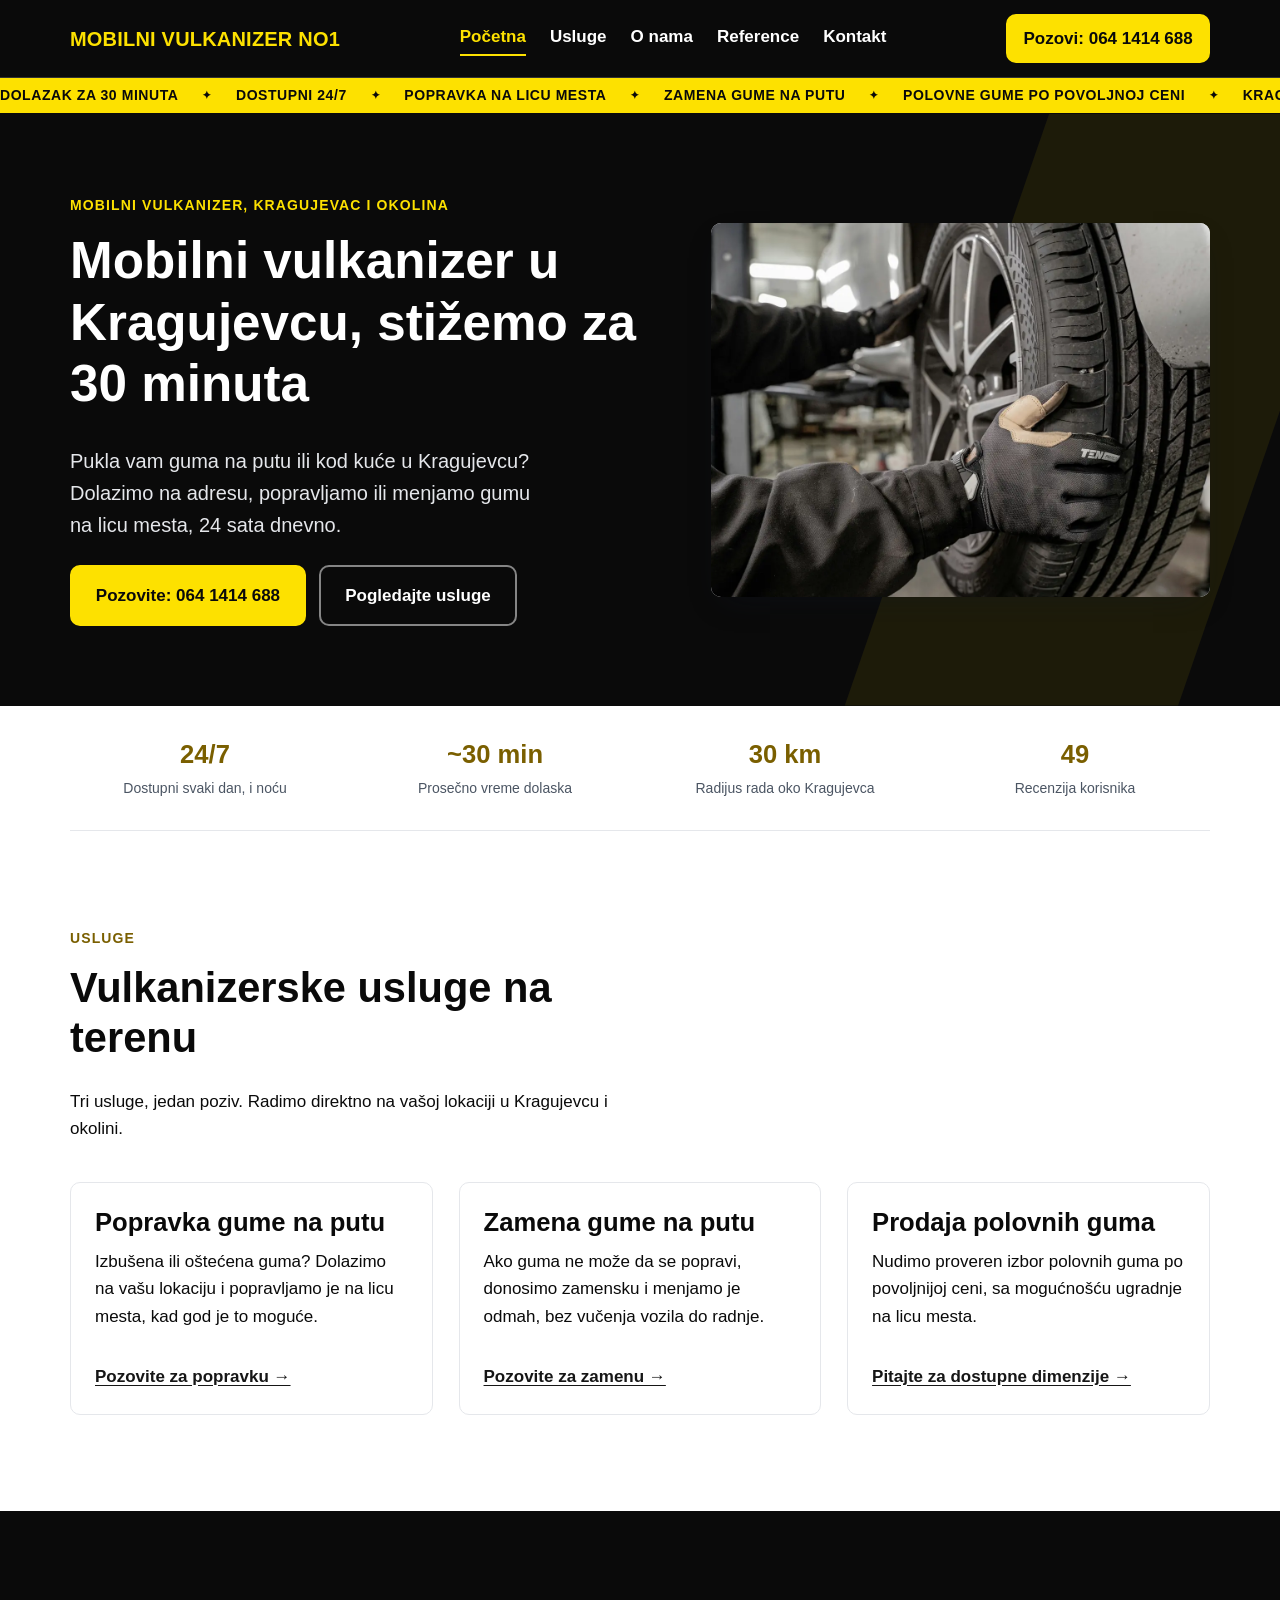
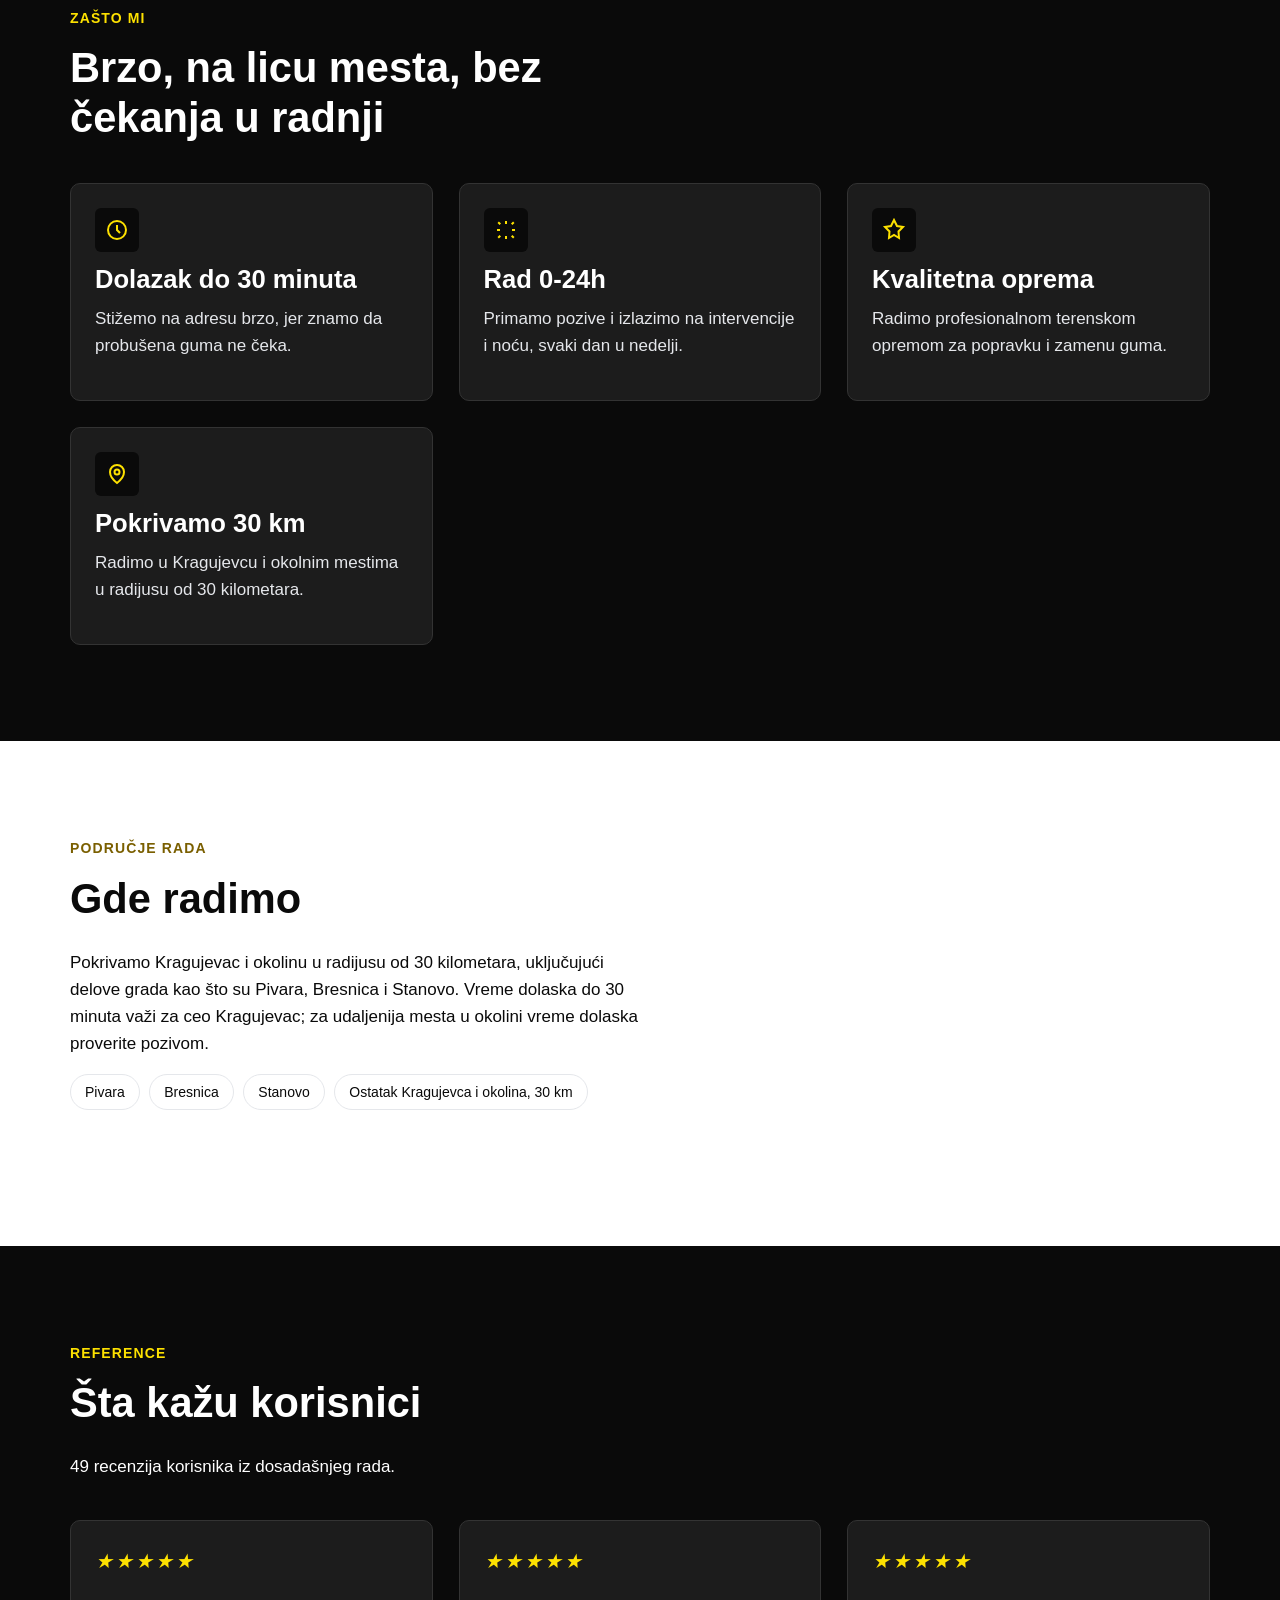
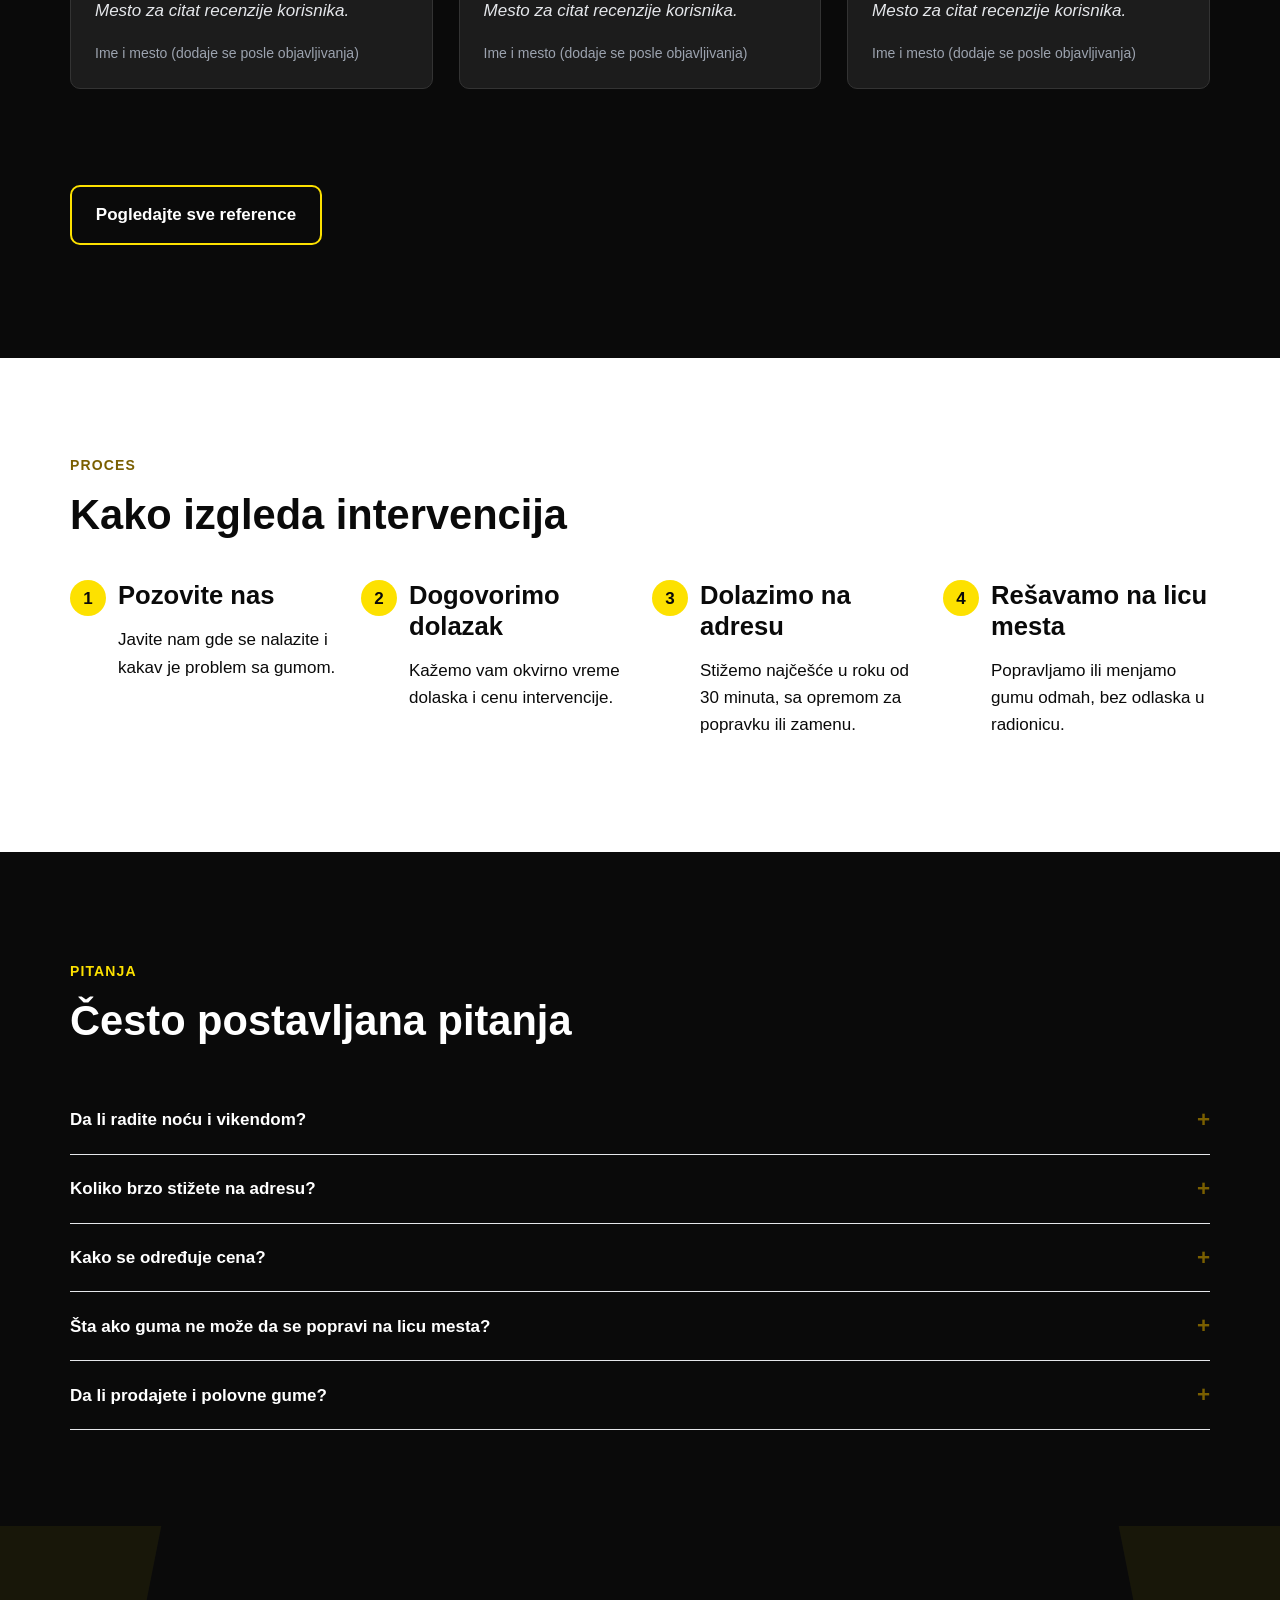
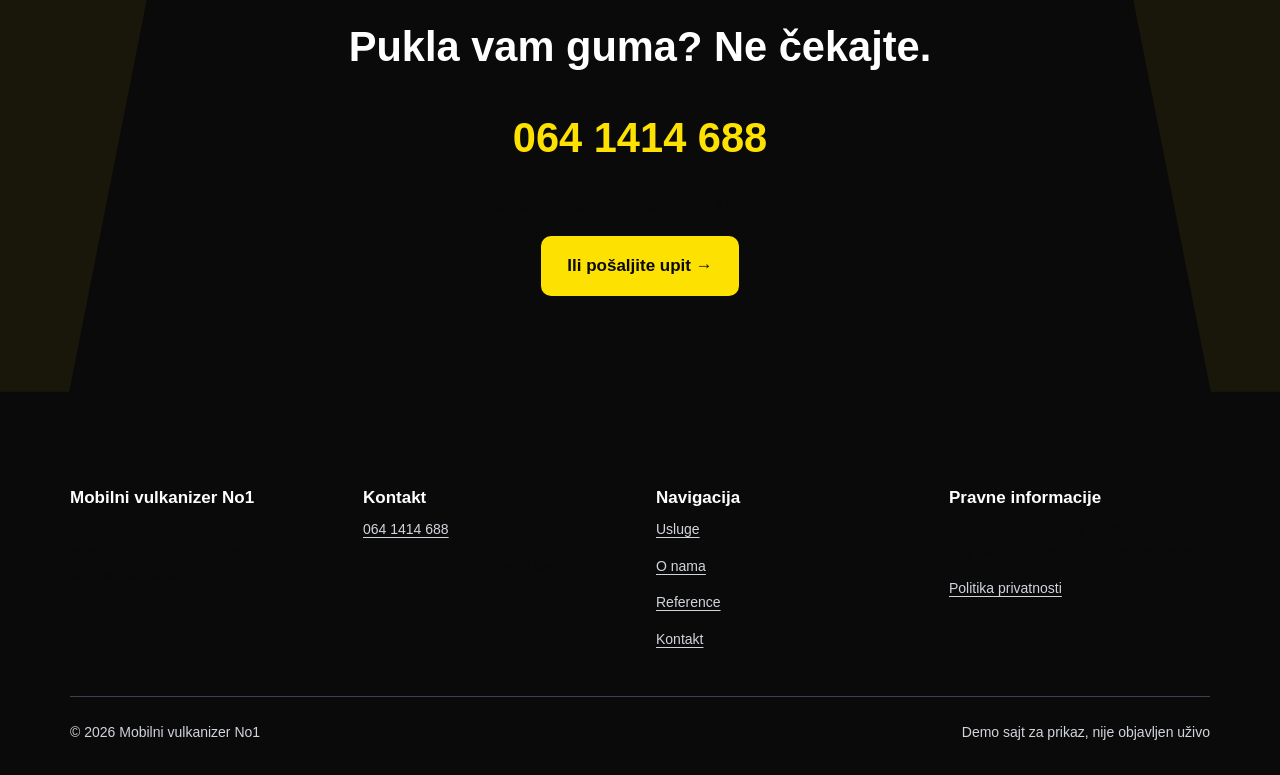
<file: index.html>
<!DOCTYPE html>
<html lang="sr">
<head>
<meta charset="UTF-8">
<meta name="viewport" content="width=device-width, initial-scale=1.0">
<title>Mobilni vulkanizer No1 Kragujevac – dolazak za 30 min</title>
<meta name="description" content="Pukla guma u Kragujevcu i okolini? Mobilni vulkanizer No1 stiže na adresu za 30 minuta, 24 sata dnevno. Pozovite i rešite problem na licu mesta.">
<!-- POPUNITI: pravi domen kad se registruje, sve canonical/OG putanje su na placeholder domenu -->
<link rel="canonical" href="https://mobilnivulkanizerno1.rs/">
<meta property="og:title" content="Mobilni vulkanizer No1 Kragujevac – dolazak za 30 min">
<meta property="og:description" content="Popravka i zamena guma na terenu u Kragujevcu i okolini, 24 sata dnevno. Dolazimo na adresu za oko 30 minuta.">
<meta property="og:type" content="website">
<meta property="og:url" content="https://mobilnivulkanizerno1.rs/">
<meta property="og:image" content="https://mobilnivulkanizerno1.rs/img/hero-terenski-rad.jpg">
<link rel="icon" href="favicon.ico">
<link rel="stylesheet" href="css/style.css">
<script type="application/ld+json">
{
  "@context": "https://schema.org",
  "@type": "AutoRepair",
  "name": "Mobilni vulkanizer No1",
  "telephone": "+381641414688",
  "url": "https://mobilnivulkanizerno1.rs/",
  "image": "https://mobilnivulkanizerno1.rs/img/hero-terenski-rad.jpg",
  "priceRange": "Cena po dogovoru telefonom",
  "address": {
    "@type": "PostalAddress",
    "addressLocality": "Kragujevac",
    "addressCountry": "RS"
  },
  "areaServed": [
    { "@type": "City", "name": "Kragujevac" },
    { "@type": "Place", "name": "Pivara" },
    { "@type": "Place", "name": "Bresnica" },
    { "@type": "Place", "name": "Stanovo" }
  ],
  "openingHoursSpecification": [
    {
      "@type": "OpeningHoursSpecification",
      "dayOfWeek": ["Monday", "Tuesday", "Wednesday", "Thursday", "Friday", "Saturday", "Sunday"],
      "opens": "00:00",
      "closes": "23:59"
    }
  ]
}
</script>
<!--
  NAPOMENA (nije vidljivo posetiocu): adresa sedišta je namerno izostavljena iz šeme —
  ovo je service-area business (mobilna usluga na terenu), pa se po Google smernicama
  tačna adresa ne prikazuje javno. Vidi znanje/11-lokalni-seo-i-gbp.md.
-->
</head>
<body>
<a class="skip-link" href="#glavni-sadrzaj">Preskoči na sadržaj</a>

<header class="site-header">
  <div class="container">
    <a class="brand-mark" href="index.html">Mobilni vulkanizer No1</a>
    <nav class="main-nav" id="glavni-meni" aria-label="Glavna navigacija">
      <a href="index.html" aria-current="page">Početna</a>
      <a href="usluge.html">Usluge</a>
      <a href="o-nama.html">O nama</a>
      <a href="reference.html">Reference</a>
      <a href="kontakt.html">Kontakt</a>
    </nav>
    <div class="header-actions">
      <a class="btn-call-header" href="tel:+381641414688">Pozovi: 064 1414 688</a>
      <button class="nav-toggle" type="button" aria-expanded="false" aria-controls="glavni-meni" aria-label="Otvori meni">
        <svg viewBox="0 0 24 24" fill="none" stroke="currentColor" stroke-width="2" aria-hidden="true"><path d="M3 6h18M3 12h18M3 18h18"/></svg>
      </button>
    </div>
  </div>
</header>

<div class="ticker" aria-hidden="true">
  <div class="ticker-track">
    <span class="ticker-set"><span>Dolazak za 30 minuta</span><span>Dostupni 24/7</span><span>Popravka na licu mesta</span><span>Zamena gume na putu</span><span>Polovne gume po povoljnoj ceni</span><span>Kragujevac i okolina, 30 km</span></span>
    <span class="ticker-set ticker-dup"><span>Dolazak za 30 minuta</span><span>Dostupni 24/7</span><span>Popravka na licu mesta</span><span>Zamena gume na putu</span><span>Polovne gume po povoljnoj ceni</span><span>Kragujevac i okolina, 30 km</span></span>
  </div>
</div>

<main id="glavni-sadrzaj">

  <section class="hero">
    <div class="container hero-grid">
      <div>
        <p class="eyebrow eyebrow-on-dark">Mobilni vulkanizer, Kragujevac i okolina</p>
        <h1>Mobilni vulkanizer u Kragujevcu, stižemo za 30 minuta</h1>
        <p class="lead">Pukla vam guma na putu ili kod kuće u Kragujevcu? Dolazimo na adresu, popravljamo ili menjamo gumu na licu mesta, 24 sata dnevno.</p>
        <div class="hero-actions">
          <a class="btn btn-primary" href="tel:+381641414688">Pozovite: 064 1414 688</a>
          <a class="btn btn-outline" href="usluge.html">Pogledajte usluge</a>
        </div>
      </div>
      <picture class="photo-frame">
        <source srcset="img/hero-terenski-rad.webp" type="image/webp">
        <img src="img/hero-terenski-rad.jpg" width="1200" height="900" alt="Mehaničar montira gumu na vozilo" fetchpriority="high" decoding="async">
      </picture>
    </div>
  </section>

  <div class="container">
    <div class="trust-bar">
      <div class="trust-item reveal"><strong>24/7</strong><span>Dostupni svaki dan, i noću</span></div>
      <div class="trust-item reveal"><strong data-count="30" data-prefix="~" data-suffix=" min">~30 min</strong><span>Prosečno vreme dolaska</span></div>
      <div class="trust-item reveal"><strong data-count="30" data-suffix=" km">30 km</strong><span>Radijus rada oko Kragujevca</span></div>
      <div class="trust-item reveal"><strong data-count="49">49</strong><span>Recenzija korisnika</span></div>
    </div>
  </div>

  <section class="section" aria-labelledby="usluge-naslov">
    <div class="container">
      <div class="section-head reveal">
        <p class="eyebrow">Usluge</p>
        <h2 id="usluge-naslov">Vulkanizerske usluge na terenu</h2>
        <p>Tri usluge, jedan poziv. Radimo direktno na vašoj lokaciji u Kragujevcu i okolini.</p>
      </div>
      <div class="grid grid-3">
        <article class="card reveal">
          <h3>Popravka gume na putu</h3>
          <p>Izbušena ili oštećena guma? Dolazimo na vašu lokaciju i popravljamo je na licu mesta, kad god je to moguće.</p>
          <a class="card-cta" href="tel:+381641414688">Pozovite za popravku &rarr;</a>
        </article>
        <article class="card reveal">
          <h3>Zamena gume na putu</h3>
          <p>Ako guma ne može da se popravi, donosimo zamensku i menjamo je odmah, bez vučenja vozila do radnje.</p>
          <a class="card-cta" href="tel:+381641414688">Pozovite za zamenu &rarr;</a>
        </article>
        <article class="card reveal">
          <h3>Prodaja polovnih guma</h3>
          <p>Nudimo proveren izbor polovnih guma po povoljnijoj ceni, sa mogućnošću ugradnje na licu mesta.</p>
          <a class="card-cta" href="usluge.html">Pitajte za dostupne dimenzije &rarr;</a>
        </article>
      </div>
    </div>
  </section>

  <section class="section section-alt" aria-labelledby="zasto-naslov">
    <div class="container">
      <div class="section-head reveal">
        <p class="eyebrow">Zašto mi</p>
        <h2 id="zasto-naslov">Brzo, na licu mesta, bez čekanja u radnji</h2>
      </div>
      <div class="grid grid-2">
        <div class="card reveal">
          <div class="icon-badge" aria-hidden="true">
            <svg viewBox="0 0 24 24" fill="none" stroke="currentColor" stroke-width="2"><circle cx="12" cy="12" r="9"/><path d="M12 7v5l3 3"/></svg>
          </div>
          <h3>Dolazak do 30 minuta</h3>
          <p>Stižemo na adresu brzo, jer znamo da probušena guma ne čeka.</p>
        </div>
        <div class="card reveal">
          <div class="icon-badge" aria-hidden="true">
            <svg viewBox="0 0 24 24" fill="none" stroke="currentColor" stroke-width="2"><path d="M12 3v3M12 18v3M4.2 4.2l2.1 2.1M17.7 17.7l2.1 2.1M3 12h3M18 12h3M4.2 19.8l2.1-2.1M17.7 6.3l2.1-2.1"/></svg>
          </div>
          <h3>Rad 0-24h</h3>
          <p>Primamo pozive i izlazimo na intervencije i noću, svaki dan u nedelji.</p>
        </div>
        <div class="card reveal">
          <div class="icon-badge" aria-hidden="true">
            <svg viewBox="0 0 24 24" fill="none" stroke="currentColor" stroke-width="2"><path d="M12 2l3 6 6 1-4.5 4.5L17 20l-5-3-5 3 .5-6.5L3 9l6-1z"/></svg>
          </div>
          <h3>Kvalitetna oprema</h3>
          <p>Radimo profesionalnom terenskom opremom za popravku i zamenu guma.</p>
        </div>
        <div class="card reveal">
          <div class="icon-badge" aria-hidden="true">
            <svg viewBox="0 0 24 24" fill="none" stroke="currentColor" stroke-width="2"><path d="M12 21s-7-5.5-7-11a7 7 0 0114 0c0 5.5-7 11-7 11z"/><circle cx="12" cy="10" r="2.5"/></svg>
          </div>
          <h3>Pokrivamo 30 km</h3>
          <p>Radimo u Kragujevcu i okolnim mestima u radijusu od 30 kilometara.</p>
        </div>
      </div>
    </div>
  </section>

  <section class="section" aria-labelledby="podrucje-naslov">
    <div class="container">
      <div class="section-head reveal">
        <p class="eyebrow">Područje rada</p>
        <h2 id="podrucje-naslov">Gde radimo</h2>
        <p>Pokrivamo Kragujevac i okolinu u radijusu od 30 kilometara, uključujući delove grada kao što su Pivara, Bresnica i Stanovo. Vreme dolaska do 30 minuta važi za ceo Kragujevac; za udaljenija mesta u okolini vreme dolaska proverite pozivom.</p>
        <ul class="area-list">
          <li>Pivara</li>
          <li>Bresnica</li>
          <li>Stanovo</li>
          <li>Ostatak Kragujevca i okolina, 30 km</li>
        </ul>
      </div>
    </div>
  </section>

  <section class="section section-alt" aria-labelledby="reference-naslov">
    <div class="container">
      <div class="section-head reveal">
        <p class="eyebrow">Reference</p>
        <h2 id="reference-naslov">Šta kažu korisnici</h2>
        <p>49 recenzija korisnika iz dosadašnjeg rada.
          <!-- POPUNITI: link ka stvarnom Google Business profilu čim bude verifikovan -->
        </p>
      </div>
      <div class="grid grid-3">
        <div class="review-card reveal">
          <p class="stars"><span aria-hidden="true">★★★★★</span><span class="visually-hidden">Ocena 5 od 5 zvezdica</span></p>
          <p>Mesto za citat recenzije korisnika.</p>
          <footer>Ime i mesto (dodaje se posle objavljivanja)</footer>
        </div>
        <div class="review-card reveal">
          <p class="stars"><span aria-hidden="true">★★★★★</span><span class="visually-hidden">Ocena 5 od 5 zvezdica</span></p>
          <p>Mesto za citat recenzije korisnika.</p>
          <footer>Ime i mesto (dodaje se posle objavljivanja)</footer>
        </div>
        <div class="review-card reveal">
          <p class="stars"><span aria-hidden="true">★★★★★</span><span class="visually-hidden">Ocena 5 od 5 zvezdica</span></p>
          <p>Mesto za citat recenzije korisnika.</p>
          <footer>Ime i mesto (dodaje se posle objavljivanja)</footer>
        </div>
      </div>
      <p class="mt-lg"><a class="btn btn-secondary" href="reference.html">Pogledajte sve reference</a></p>
    </div>
  </section>

  <section class="section" aria-labelledby="proces-naslov">
    <div class="container">
      <div class="section-head reveal">
        <p class="eyebrow">Proces</p>
        <h2 id="proces-naslov">Kako izgleda intervencija</h2>
      </div>
      <div class="steps">
        <div class="step reveal"><h3>Pozovite nas</h3><p>Javite nam gde se nalazite i kakav je problem sa gumom.</p></div>
        <div class="step reveal"><h3>Dogovorimo dolazak</h3><p>Kažemo vam okvirno vreme dolaska i cenu intervencije.</p></div>
        <div class="step reveal"><h3>Dolazimo na adresu</h3><p>Stižemo najčešće u roku od 30 minuta, sa opremom za popravku ili zamenu.</p></div>
        <div class="step reveal"><h3>Rešavamo na licu mesta</h3><p>Popravljamo ili menjamo gumu odmah, bez odlaska u radionicu.</p></div>
      </div>
    </div>
  </section>

  <section class="section section-alt faq" aria-labelledby="faq-naslov">
    <div class="container">
      <div class="section-head reveal">
        <p class="eyebrow">Pitanja</p>
        <h2 id="faq-naslov">Često postavljana pitanja</h2>
        <!-- POPUNITI: pitanja ispod su nacrt; zameniti/dopuniti stvarnim pitanjima koja klijenti najčešće postavljaju -->
      </div>
      <details>
        <summary>Da li radite noću i vikendom?</summary>
        <p>Da. Primamo pozive i izlazimo na intervencije 24 sata dnevno, svakog dana u nedelji.</p>
      </details>
      <details>
        <summary>Koliko brzo stižete na adresu?</summary>
        <p>U proseku do 30 minuta u Kragujevcu. Za udaljenija mesta u okolini vreme dolaska proveravamo u pozivu.</p>
      </details>
      <details>
        <summary>Kako se određuje cena?</summary>
        <p>Cenu dogovaramo telefonom, pre dolaska, u zavisnosti od lokacije i vrste intervencije.</p>
      </details>
      <details>
        <summary>Šta ako guma ne može da se popravi na licu mesta?</summary>
        <p>U tom slučaju nudimo zamenu gumom sa terena ili polovnom gumom iz naše ponude, po dogovoru.</p>
      </details>
      <details>
        <summary>Da li prodajete i polovne gume?</summary>
        <p>Da, nudimo proveren izbor polovnih guma po povoljnijoj ceni u odnosu na nove.</p>
      </details>
    </div>
  </section>

</main>

<section class="cta-band" aria-labelledby="cta-naslov">
  <div class="container">
    <h2 id="cta-naslov">Pukla vam guma? Ne čekajte.</h2>
    <a class="phone-big" href="tel:+381641414688">064 1414 688</a>
    <p>Pozovite odmah, dolazimo na adresu u Kragujevcu i okolini.</p>
    <a class="btn btn-primary" href="kontakt.html">Ili pošaljite upit &rarr;</a>
  </div>
</section>

<footer class="site-footer">
  <div class="container">
    <div class="footer-grid">
      <div>
        <h3>Mobilni vulkanizer No1</h3>
        <p>Popravka i zamena guma na terenu, prodaja polovnih guma. Kragujevac i okolina, radijus 30 km.</p>
      </div>
      <div>
        <h3>Kontakt</h3>
        <p><a href="tel:+381641414688">064 1414 688</a></p>
        <p>Radno vreme: 0-24h, svaki dan</p>
        <!-- POPUNITI: email adresa, obavezna po Zakonu o el. trgovini čl. 6 -->
      </div>
      <div>
        <h3>Navigacija</h3>
        <p><a href="usluge.html">Usluge</a></p>
        <p><a href="o-nama.html">O nama</a></p>
        <p><a href="reference.html">Reference</a></p>
        <p><a href="kontakt.html">Kontakt</a></p>
      </div>
      <div>
        <h3>Pravne informacije</h3>
        <!-- POPUNITI: poslovno ime iz APR, adresa sedišta, maticni broj, PIB — obavezno po Zakonu o elektronskoj trgovini, clan 6 -->
        <p>Poslovno ime, adresa sedišta, matični broj i PIB biće dodati čim budu potvrđeni.</p>
        <p><a href="politika-privatnosti.html">Politika privatnosti</a></p>
      </div>
    </div>
    <div class="footer-bottom">
      <span>&copy; 2026 Mobilni vulkanizer No1</span>
      <span>Demo sajt za prikaz, nije objavljen uživo</span>
    </div>
  </div>
</footer>

<div class="sticky-call">
  <a href="tel:+381641414688">
    <svg width="18" height="18" viewBox="0 0 24 24" fill="currentColor" aria-hidden="true"><path d="M6.6 10.8c1.4 2.8 3.8 5.2 6.6 6.6l2.2-2.2c.3-.3.7-.4 1-.2 1.1.4 2.3.6 3.5.6.6 0 1 .4 1 1V20c0 .6-.4 1-1 1C10.6 21 3 13.4 3 4c0-.6.4-1 1-1h3.5c.6 0 1 .4 1 1 0 1.2.2 2.4.6 3.5.1.4 0 .8-.2 1z"/></svg>
    Pozovite: 064 1414 688
  </a>
</div>

<script src="js/lenis.min.js" defer></script>
<script src="js/main.js" defer></script>
</body>
</html>
</file>
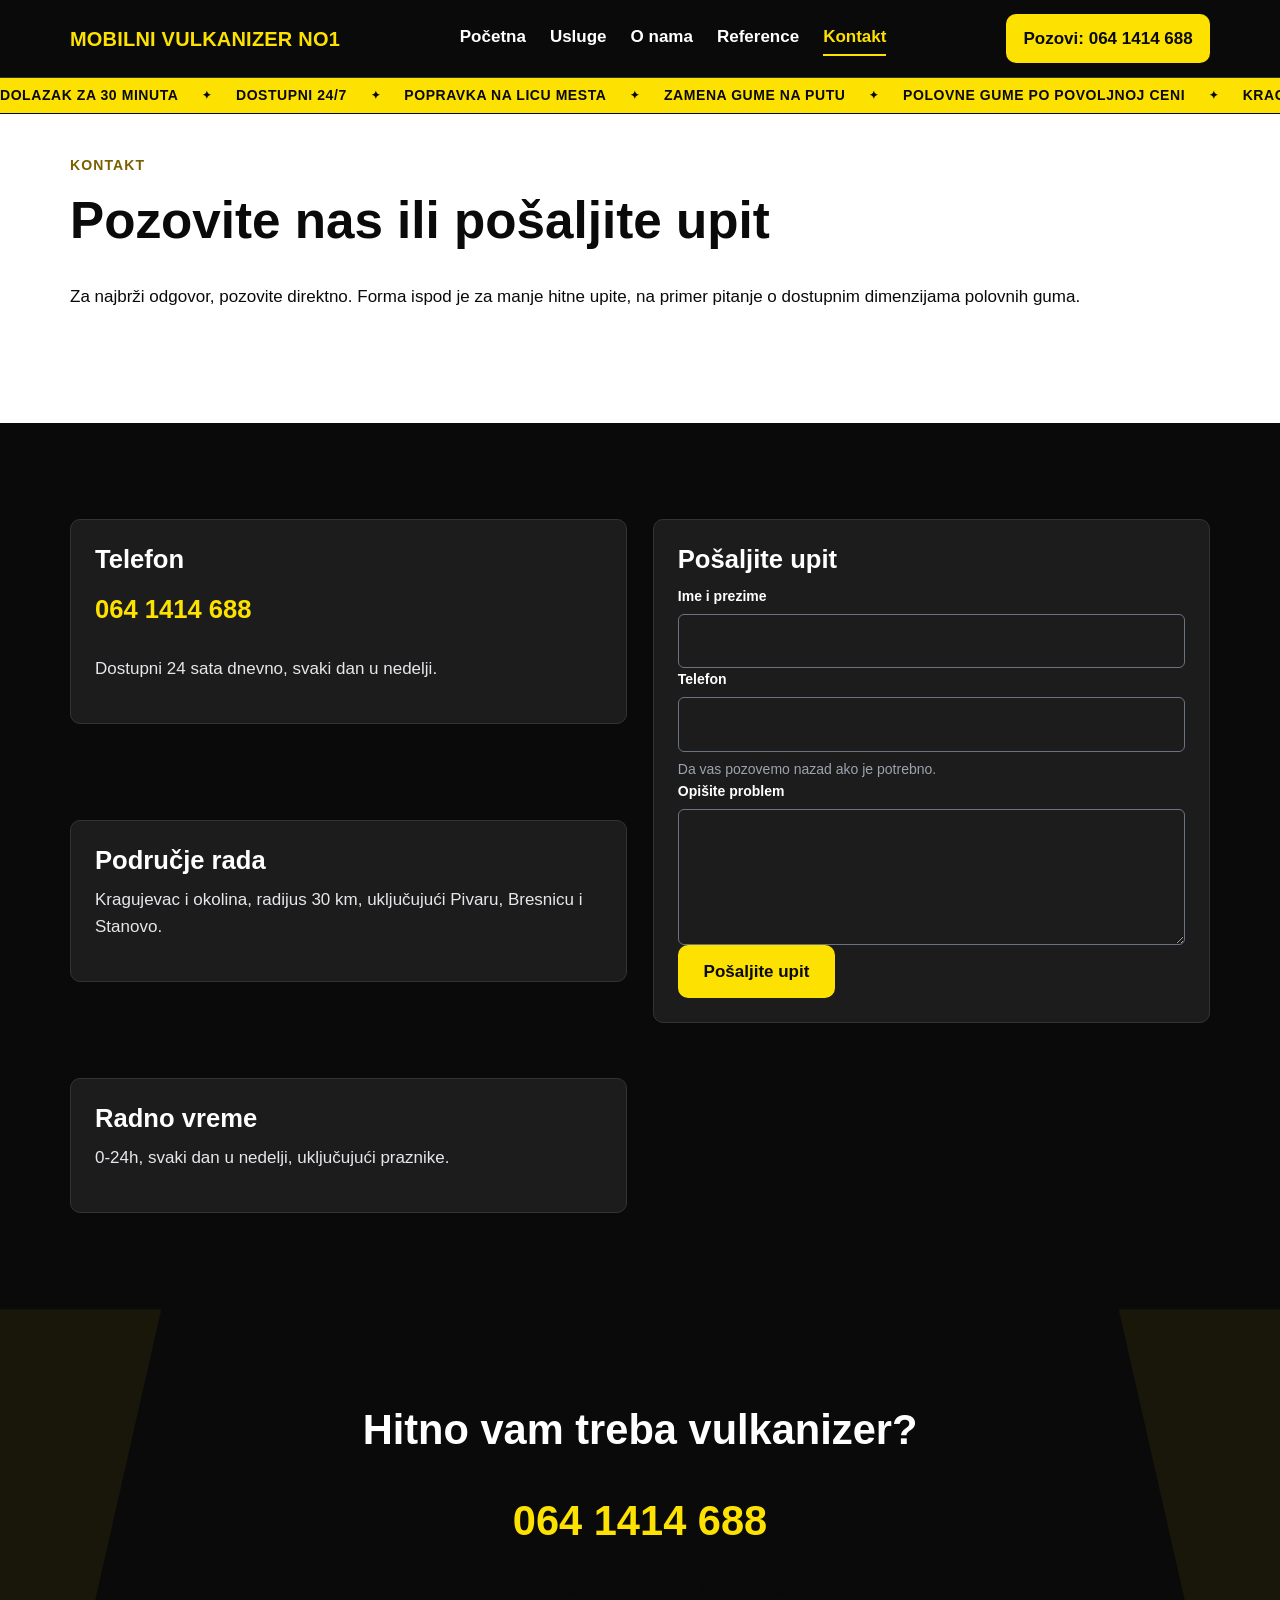
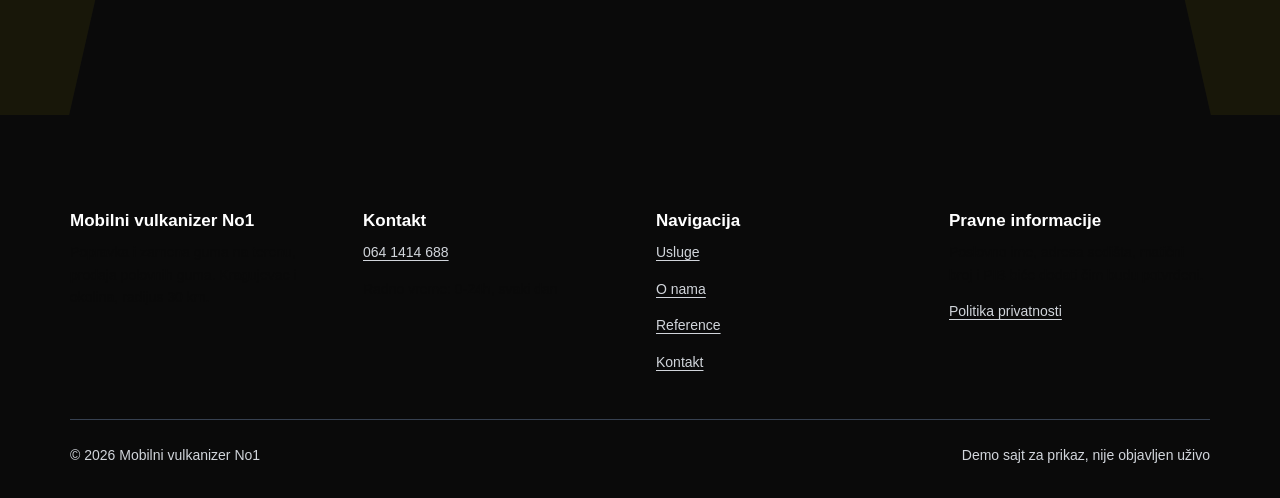
<file: kontakt.html>
<!DOCTYPE html>
<html lang="sr">
<head>
<meta charset="UTF-8">
<meta name="viewport" content="width=device-width, initial-scale=1.0">
<title>Kontakt – Mobilni vulkanizer No1 Kragujevac</title>
<meta name="description" content="Pozovite mobilnog vulkanizera u Kragujevcu na 064 1414 688, dostupni 24 sata dnevno, ili pošaljite upit putem forme na sajtu i dogovorite dolazak na adresu.">
<!-- POPUNITI: pravi domen kad se registruje, sve canonical/OG putanje su na placeholder domenu -->
<link rel="canonical" href="https://mobilnivulkanizerno1.rs/kontakt.html">
<meta property="og:title" content="Kontakt – Mobilni vulkanizer No1 Kragujevac">
<meta property="og:description" content="Pozovite mobilnog vulkanizera u Kragujevcu na 064 1414 688, dostupni 24 sata dnevno, ili pošaljite upit putem forme na sajtu i dogovorite dolazak na adresu.">
<meta property="og:type" content="website">
<meta property="og:url" content="https://mobilnivulkanizerno1.rs/kontakt.html">
<meta property="og:image" content="https://mobilnivulkanizerno1.rs/img/hero-terenski-rad.jpg">
<link rel="icon" href="favicon.ico">
<link rel="stylesheet" href="css/style.css">
</head>
<body>
<a class="skip-link" href="#glavni-sadrzaj">Preskoči na sadržaj</a>

<header class="site-header">
  <div class="container">
    <a class="brand-mark" href="index.html">Mobilni vulkanizer No1</a>
    <nav class="main-nav" id="glavni-meni" aria-label="Glavna navigacija">
      <a href="index.html">Početna</a>
      <a href="usluge.html">Usluge</a>
      <a href="o-nama.html">O nama</a>
      <a href="reference.html">Reference</a>
      <a href="kontakt.html" aria-current="page">Kontakt</a>
    </nav>
    <div class="header-actions">
      <a class="btn-call-header" href="tel:+381641414688">Pozovi: 064 1414 688</a>
      <button class="nav-toggle" type="button" aria-expanded="false" aria-controls="glavni-meni" aria-label="Otvori meni">
        <svg viewBox="0 0 24 24" fill="none" stroke="currentColor" stroke-width="2" aria-hidden="true"><path d="M3 6h18M3 12h18M3 18h18"/></svg>
      </button>
    </div>
  </div>
</header>

<div class="ticker" aria-hidden="true">
  <div class="ticker-track">
    <span class="ticker-set"><span>Dolazak za 30 minuta</span><span>Dostupni 24/7</span><span>Popravka na licu mesta</span><span>Zamena gume na putu</span><span>Polovne gume po povoljnoj ceni</span><span>Kragujevac i okolina, 30 km</span></span>
    <span class="ticker-set ticker-dup"><span>Dolazak za 30 minuta</span><span>Dostupni 24/7</span><span>Popravka na licu mesta</span><span>Zamena gume na putu</span><span>Polovne gume po povoljnoj ceni</span><span>Kragujevac i okolina, 30 km</span></span>
  </div>
</div>

<main id="glavni-sadrzaj">

  <section class="section section-first" aria-labelledby="page-h1">
    <div class="container">
      <p class="eyebrow">Kontakt</p>
      <h1 id="page-h1">Pozovite nas ili pošaljite upit</h1>
      <p class="lead">Za najbrži odgovor, pozovite direktno. Forma ispod je za manje hitne upite, na primer pitanje o dostupnim dimenzijama polovnih guma.</p>
    </div>
  </section>

  <section class="section section-alt" aria-labelledby="kontakt-naslov">
    <div class="container">
      <h2 class="visually-hidden" id="kontakt-naslov">Kontakt podaci i forma</h2>
      <div class="grid grid-2">
        <div>
          <div class="card reveal">
            <h3>Telefon</h3>
            <p><a class="card-phone" href="tel:+381641414688">064 1414 688</a></p>
            <p>Dostupni 24 sata dnevno, svaki dan u nedelji.</p>
          </div>
          <div class="card mt-lg reveal">
            <h3>Područje rada</h3>
            <p>Kragujevac i okolina, radijus 30 km, uključujući Pivaru, Bresnicu i Stanovo.</p>
          </div>
          <div class="card mt-lg reveal">
            <h3>Radno vreme</h3>
            <p>0-24h, svaki dan u nedelji, uključujući praznike.</p>
          </div>
        </div>

        <div class="reveal">
          <!--
            NAPOMENA (nije vidljivo posetiocu): ovo je staticni sajt bez servera, pa forma
            trenutno nema aktivnu action putanju. Pre objave treba povezati formu sa servisom
            kao sto je Web3Forms ili Formspree, ili napraviti prostu backend rutu, i dodati
            server-side proveru (Turnstile) pored postojece honeypot/vremenske zastite u JS-u.
            Vidi skills/10-bezbednost.md.
          -->
          <form class="contact-form card" method="post" novalidate>
            <h3>Pošaljite upit</h3>

            <div class="field">
              <label for="ime">Ime i prezime</label>
              <input type="text" id="ime" name="ime" required autocomplete="name" aria-describedby="ime-greska">
              <span class="error-text" id="ime-greska"></span>
            </div>

            <div class="field">
              <label for="telefon">Telefon</label>
              <input type="tel" id="telefon" name="telefon" required autocomplete="tel" aria-describedby="telefon-hint telefon-greska">
              <span class="hint" id="telefon-hint">Da vas pozovemo nazad ako je potrebno.</span>
              <span class="error-text" id="telefon-greska"></span>
            </div>

            <div class="field">
              <label for="poruka">Opišite problem</label>
              <textarea id="poruka" name="poruka" rows="4" required aria-describedby="poruka-greska"></textarea>
              <span class="error-text" id="poruka-greska"></span>
            </div>

            <div class="field honeypot-field" aria-hidden="true">
              <label for="web">Ostavite prazno</label>
              <input type="text" id="web" name="web" tabindex="-1" autocomplete="off">
            </div>

            <button class="btn btn-primary" type="submit">Pošaljite upit</button>
            <p class="form-status" role="status"></p>
          </form>
        </div>
      </div>
    </div>
  </section>

</main>

<section class="cta-band" aria-labelledby="cta-naslov">
  <div class="container">
    <h2 id="cta-naslov">Hitno vam treba vulkanizer?</h2>
    <a class="phone-big" href="tel:+381641414688">064 1414 688</a>
    <p>Za hitne slučajeve, pozovite direktno umesto slanja forme.</p>
  </div>
</section>

<footer class="site-footer">
  <div class="container">
    <div class="footer-grid">
      <div>
        <h3>Mobilni vulkanizer No1</h3>
        <p>Popravka i zamena guma na terenu, prodaja polovnih guma. Kragujevac i okolina, radijus 30 km.</p>
      </div>
      <div>
        <h3>Kontakt</h3>
        <p><a href="tel:+381641414688">064 1414 688</a></p>
        <p>Radno vreme: 0-24h, svaki dan</p>
        <!-- POPUNITI: email adresa, obavezna po Zakonu o el. trgovini čl. 6 -->
      </div>
      <div>
        <h3>Navigacija</h3>
        <p><a href="usluge.html">Usluge</a></p>
        <p><a href="o-nama.html">O nama</a></p>
        <p><a href="reference.html">Reference</a></p>
        <p><a href="kontakt.html">Kontakt</a></p>
      </div>
      <div>
        <h3>Pravne informacije</h3>
        <!-- POPUNITI: poslovno ime iz APR, adresa sedišta, maticni broj, PIB — obavezno po Zakonu o elektronskoj trgovini, clan 6 -->
        <p>Poslovno ime, adresa sedišta, matični broj i PIB biće dodati čim budu potvrđeni.</p>
        <p><a href="politika-privatnosti.html">Politika privatnosti</a></p>
      </div>
    </div>
    <div class="footer-bottom">
      <span>&copy; 2026 Mobilni vulkanizer No1</span>
      <span>Demo sajt za prikaz, nije objavljen uživo</span>
    </div>
  </div>
</footer>

<div class="sticky-call">
  <a href="tel:+381641414688">
    <svg width="18" height="18" viewBox="0 0 24 24" fill="currentColor" aria-hidden="true"><path d="M6.6 10.8c1.4 2.8 3.8 5.2 6.6 6.6l2.2-2.2c.3-.3.7-.4 1-.2 1.1.4 2.3.6 3.5.6.6 0 1 .4 1 1V20c0 .6-.4 1-1 1C10.6 21 3 13.4 3 4c0-.6.4-1 1-1h3.5c.6 0 1 .4 1 1 0 1.2.2 2.4.6 3.5.1.4 0 .8-.2 1z"/></svg>
    Pozovite: 064 1414 688
  </a>
</div>

<script src="js/lenis.min.js" defer></script>
<script src="js/main.js" defer></script>
</body>
</html>
</file>
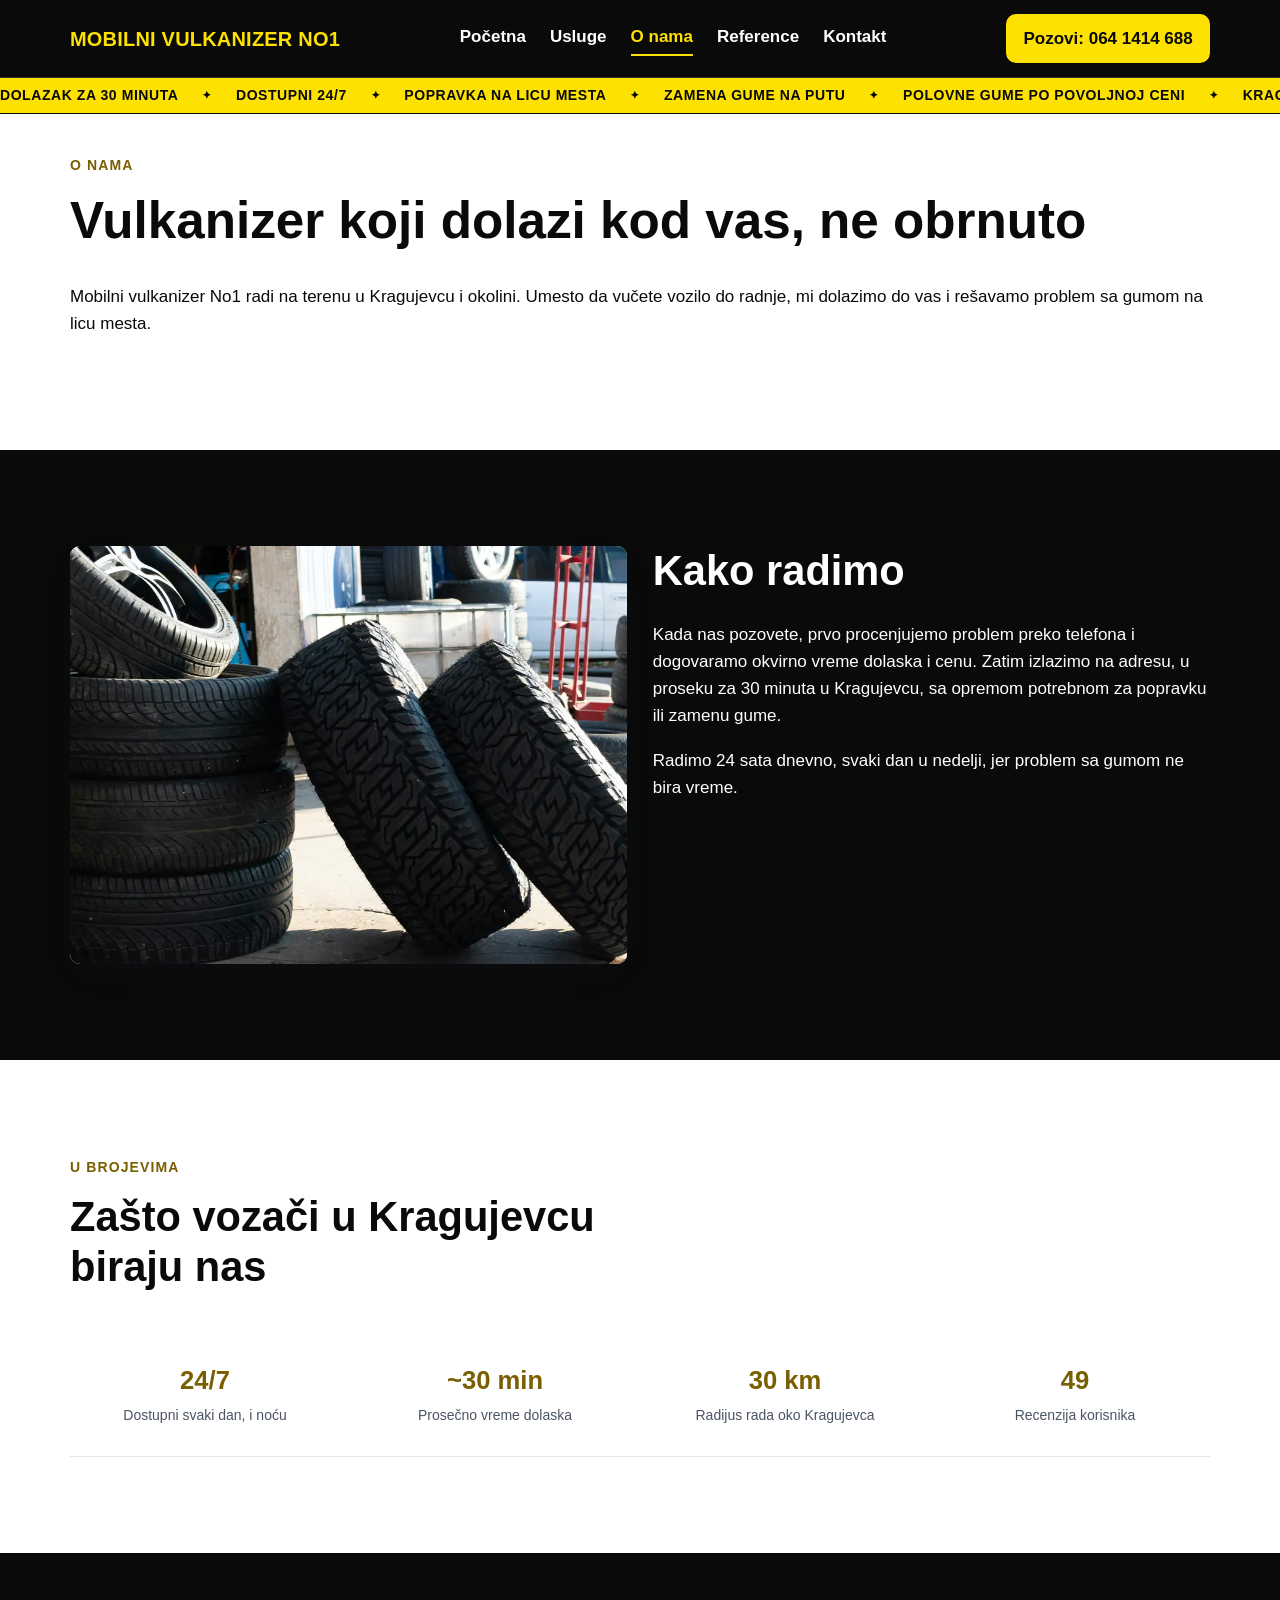
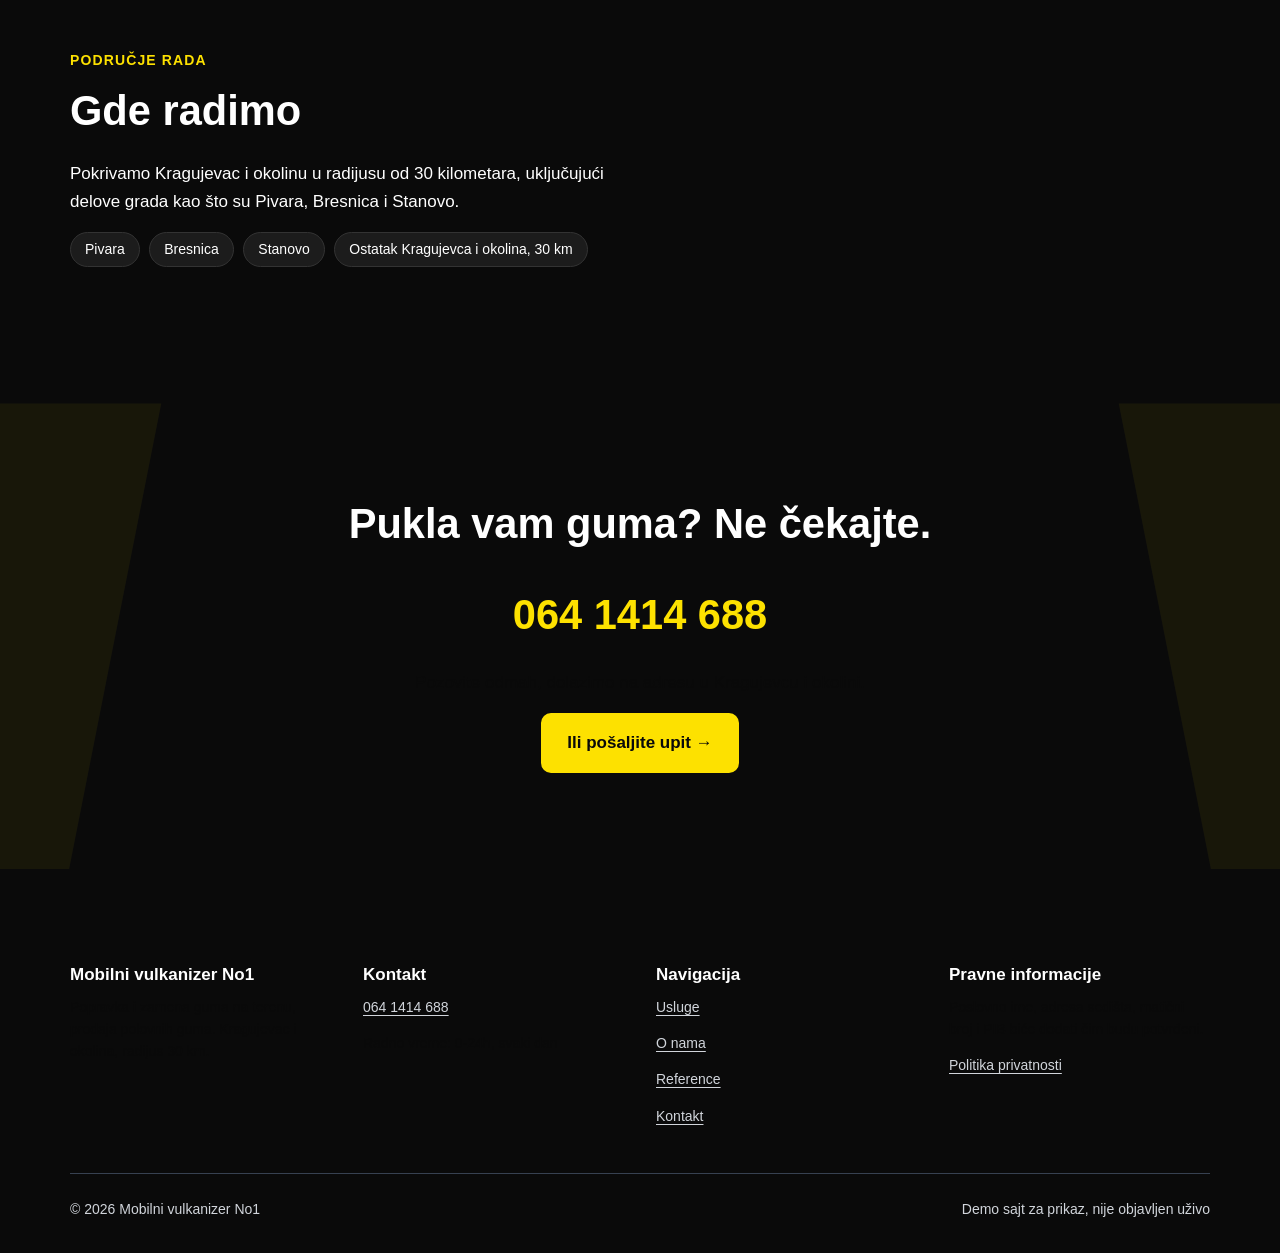
<file: o-nama.html>
<!DOCTYPE html>
<html lang="sr">
<head>
<meta charset="UTF-8">
<meta name="viewport" content="width=device-width, initial-scale=1.0">
<title>O nama – Mobilni vulkanizer No1 Kragujevac</title>
<meta name="description" content="Mobilni vulkanizer No1 radi na terenu u Kragujevcu i okolini, 24 sata dnevno. Upoznajte kako radimo i zašto nas vozači u Kragujevcu biraju za pomoć na putu.">
<!-- POPUNITI: pravi domen kad se registruje, sve canonical/OG putanje su na placeholder domenu -->
<link rel="canonical" href="https://mobilnivulkanizerno1.rs/o-nama.html">
<meta property="og:title" content="O nama – Mobilni vulkanizer No1 Kragujevac">
<meta property="og:description" content="Mobilni vulkanizer No1 radi na terenu u Kragujevcu i okolini, 24 sata dnevno. Upoznajte kako radimo i zašto nas vozači u Kragujevcu biraju za pomoć na putu.">
<meta property="og:type" content="website">
<meta property="og:url" content="https://mobilnivulkanizerno1.rs/o-nama.html">
<meta property="og:image" content="https://mobilnivulkanizerno1.rs/img/hero-terenski-rad.jpg">
<link rel="icon" href="favicon.ico">
<link rel="stylesheet" href="css/style.css">
</head>
<body>
<a class="skip-link" href="#glavni-sadrzaj">Preskoči na sadržaj</a>

<header class="site-header">
  <div class="container">
    <a class="brand-mark" href="index.html">Mobilni vulkanizer No1</a>
    <nav class="main-nav" id="glavni-meni" aria-label="Glavna navigacija">
      <a href="index.html">Početna</a>
      <a href="usluge.html">Usluge</a>
      <a href="o-nama.html" aria-current="page">O nama</a>
      <a href="reference.html">Reference</a>
      <a href="kontakt.html">Kontakt</a>
    </nav>
    <div class="header-actions">
      <a class="btn-call-header" href="tel:+381641414688">Pozovi: 064 1414 688</a>
      <button class="nav-toggle" type="button" aria-expanded="false" aria-controls="glavni-meni" aria-label="Otvori meni">
        <svg viewBox="0 0 24 24" fill="none" stroke="currentColor" stroke-width="2" aria-hidden="true"><path d="M3 6h18M3 12h18M3 18h18"/></svg>
      </button>
    </div>
  </div>
</header>

<div class="ticker" aria-hidden="true">
  <div class="ticker-track">
    <span class="ticker-set"><span>Dolazak za 30 minuta</span><span>Dostupni 24/7</span><span>Popravka na licu mesta</span><span>Zamena gume na putu</span><span>Polovne gume po povoljnoj ceni</span><span>Kragujevac i okolina, 30 km</span></span>
    <span class="ticker-set ticker-dup"><span>Dolazak za 30 minuta</span><span>Dostupni 24/7</span><span>Popravka na licu mesta</span><span>Zamena gume na putu</span><span>Polovne gume po povoljnoj ceni</span><span>Kragujevac i okolina, 30 km</span></span>
  </div>
</div>

<main id="glavni-sadrzaj">

  <section class="section section-first" aria-labelledby="page-h1">
    <div class="container">
      <p class="eyebrow">O nama</p>
      <h1 id="page-h1">Vulkanizer koji dolazi kod vas, ne obrnuto</h1>
      <p class="lead">Mobilni vulkanizer No1 radi na terenu u Kragujevcu i okolini. Umesto da vučete vozilo do radnje, mi dolazimo do vas i rešavamo problem sa gumom na licu mesta.</p>
    </div>
  </section>

  <section class="section section-alt" aria-labelledby="pristup-naslov">
    <div class="container">
      <div class="grid grid-2">
        <picture class="photo-frame reveal">
          <source srcset="img/o-nama-radionica.webp" type="image/webp">
          <img src="img/o-nama-radionica.jpg" width="900" height="675" alt="Gume pripremljene za rad na terenu" loading="lazy" decoding="async">
        </picture>
        <div class="reveal">
          <h2 id="pristup-naslov">Kako radimo</h2>
          <p>Kada nas pozovete, prvo procenjujemo problem preko telefona i dogovaramo okvirno vreme dolaska i cenu. Zatim izlazimo na adresu, u proseku za 30 minuta u Kragujevcu, sa opremom potrebnom za popravku ili zamenu gume.</p>
          <p>Radimo 24 sata dnevno, svaki dan u nedelji, jer problem sa gumom ne bira vreme.</p>
        </div>
      </div>
    </div>
  </section>

  <section class="section" aria-labelledby="brojevi-naslov">
    <div class="container">
      <div class="section-head reveal">
        <p class="eyebrow">U brojevima</p>
        <h2 id="brojevi-naslov">Zašto vozači u Kragujevcu biraju nas</h2>
      </div>
      <div class="trust-bar">
        <div class="trust-item reveal"><strong>24/7</strong><span>Dostupni svaki dan, i noću</span></div>
        <div class="trust-item reveal"><strong data-count="30" data-prefix="~" data-suffix=" min">~30 min</strong><span>Prosečno vreme dolaska</span></div>
        <div class="trust-item reveal"><strong data-count="30" data-suffix=" km">30 km</strong><span>Radijus rada oko Kragujevca</span></div>
        <div class="trust-item reveal"><strong data-count="49">49</strong><span>Recenzija korisnika</span></div>
      </div>
    </div>
  </section>

  <section class="section section-alt" aria-labelledby="podrucje-naslov">
    <div class="container">
      <div class="section-head reveal">
        <p class="eyebrow">Područje rada</p>
        <h2 id="podrucje-naslov">Gde radimo</h2>
        <p>Pokrivamo Kragujevac i okolinu u radijusu od 30 kilometara, uključujući delove grada kao što su Pivara, Bresnica i Stanovo.</p>
        <ul class="area-list">
          <li>Pivara</li>
          <li>Bresnica</li>
          <li>Stanovo</li>
          <li>Ostatak Kragujevca i okolina, 30 km</li>
        </ul>
      </div>
    </div>
  </section>

</main>

<section class="cta-band" aria-labelledby="cta-naslov">
  <div class="container">
    <h2 id="cta-naslov">Pukla vam guma? Ne čekajte.</h2>
    <a class="phone-big" href="tel:+381641414688">064 1414 688</a>
    <p>Pozovite odmah, dolazimo na adresu u Kragujevcu i okolini.</p>
    <a class="btn btn-primary" href="kontakt.html">Ili pošaljite upit &rarr;</a>
  </div>
</section>

<footer class="site-footer">
  <div class="container">
    <div class="footer-grid">
      <div>
        <h3>Mobilni vulkanizer No1</h3>
        <p>Popravka i zamena guma na terenu, prodaja polovnih guma. Kragujevac i okolina, radijus 30 km.</p>
      </div>
      <div>
        <h3>Kontakt</h3>
        <p><a href="tel:+381641414688">064 1414 688</a></p>
        <p>Radno vreme: 0-24h, svaki dan</p>
        <!-- POPUNITI: email adresa, obavezna po Zakonu o el. trgovini čl. 6 -->
      </div>
      <div>
        <h3>Navigacija</h3>
        <p><a href="usluge.html">Usluge</a></p>
        <p><a href="o-nama.html">O nama</a></p>
        <p><a href="reference.html">Reference</a></p>
        <p><a href="kontakt.html">Kontakt</a></p>
      </div>
      <div>
        <h3>Pravne informacije</h3>
        <!-- POPUNITI: poslovno ime iz APR, adresa sedišta, maticni broj, PIB — obavezno po Zakonu o elektronskoj trgovini, clan 6 -->
        <p>Poslovno ime, adresa sedišta, matični broj i PIB biće dodati čim budu potvrđeni.</p>
        <p><a href="politika-privatnosti.html">Politika privatnosti</a></p>
      </div>
    </div>
    <div class="footer-bottom">
      <span>&copy; 2026 Mobilni vulkanizer No1</span>
      <span>Demo sajt za prikaz, nije objavljen uživo</span>
    </div>
  </div>
</footer>

<div class="sticky-call">
  <a href="tel:+381641414688">
    <svg width="18" height="18" viewBox="0 0 24 24" fill="currentColor" aria-hidden="true"><path d="M6.6 10.8c1.4 2.8 3.8 5.2 6.6 6.6l2.2-2.2c.3-.3.7-.4 1-.2 1.1.4 2.3.6 3.5.6.6 0 1 .4 1 1V20c0 .6-.4 1-1 1C10.6 21 3 13.4 3 4c0-.6.4-1 1-1h3.5c.6 0 1 .4 1 1 0 1.2.2 2.4.6 3.5.1.4 0 .8-.2 1z"/></svg>
    Pozovite: 064 1414 688
  </a>
</div>

<script src="js/lenis.min.js" defer></script>
<script src="js/main.js" defer></script>
</body>
</html>
</file>
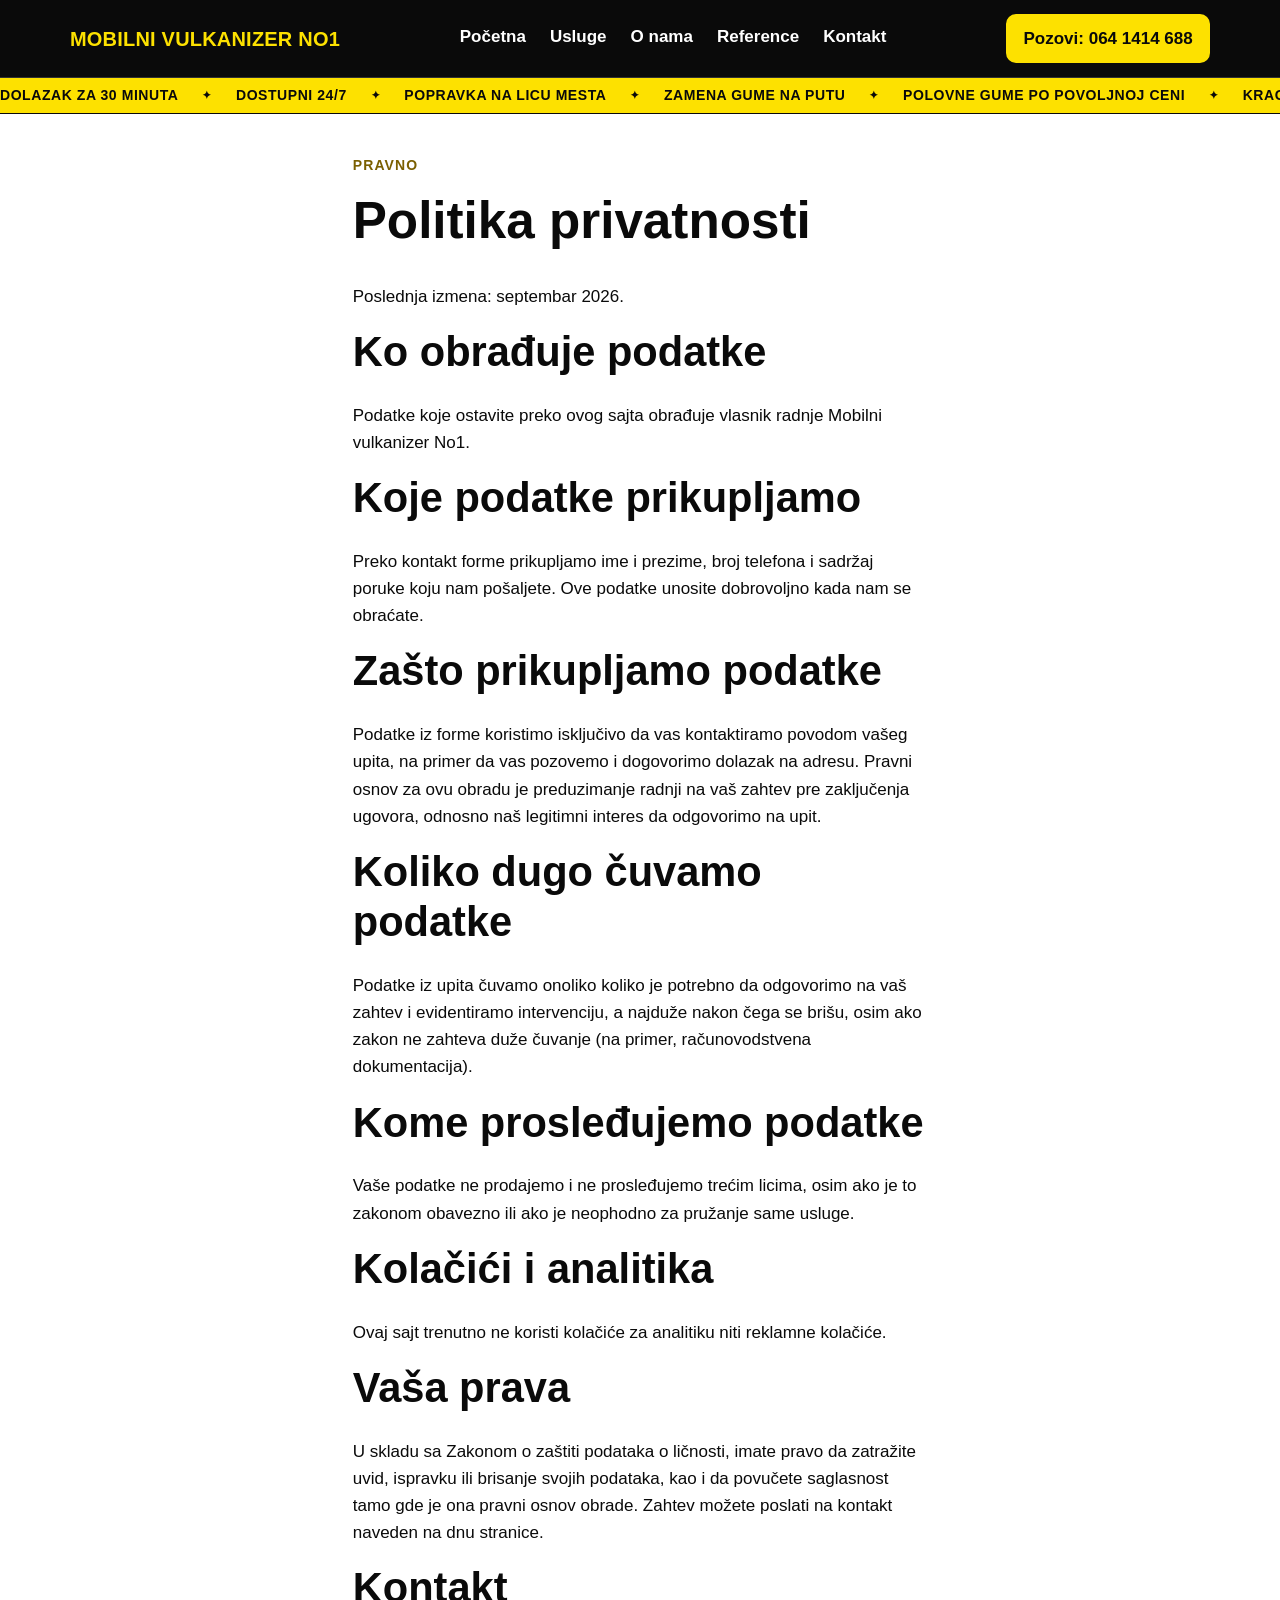
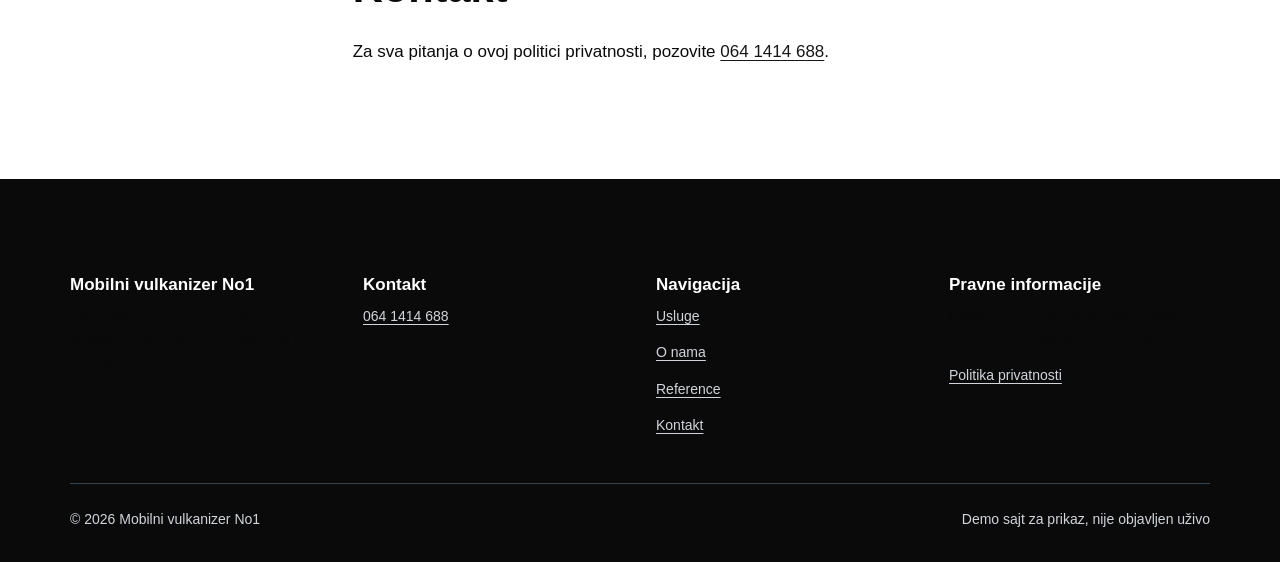
<file: politika-privatnosti.html>
<!DOCTYPE html>
<html lang="sr">
<head>
<meta charset="UTF-8">
<meta name="viewport" content="width=device-width, initial-scale=1.0">
<title>Politika privatnosti – Mobilni vulkanizer No1</title>
<meta name="description" content="Politika privatnosti sajta Mobilni vulkanizer No1: koji podaci se prikupljaju preko kontakt forme, zašto se koriste i koliko dugo se čuvaju kod nas.">
<meta name="robots" content="noindex">
<!-- POPUNITI: pravi domen kad se registruje, sve canonical/OG putanje su na placeholder domenu -->
<link rel="canonical" href="https://mobilnivulkanizerno1.rs/politika-privatnosti.html">
<meta property="og:title" content="Politika privatnosti – Mobilni vulkanizer No1">
<meta property="og:description" content="Politika privatnosti sajta Mobilni vulkanizer No1: koji podaci se prikupljaju preko kontakt forme, zašto se koriste i koliko dugo se čuvaju kod nas.">
<meta property="og:type" content="website">
<meta property="og:url" content="https://mobilnivulkanizerno1.rs/politika-privatnosti.html">
<link rel="icon" href="favicon.ico">
<link rel="stylesheet" href="css/style.css">
</head>
<body>
<a class="skip-link" href="#glavni-sadrzaj">Preskoči na sadržaj</a>

<header class="site-header">
  <div class="container">
    <a class="brand-mark" href="index.html">Mobilni vulkanizer No1</a>
    <nav class="main-nav" id="glavni-meni" aria-label="Glavna navigacija">
      <a href="index.html">Početna</a>
      <a href="usluge.html">Usluge</a>
      <a href="o-nama.html">O nama</a>
      <a href="reference.html">Reference</a>
      <a href="kontakt.html">Kontakt</a>
    </nav>
    <div class="header-actions">
      <a class="btn-call-header" href="tel:+381641414688">Pozovi: 064 1414 688</a>
      <button class="nav-toggle" type="button" aria-expanded="false" aria-controls="glavni-meni" aria-label="Otvori meni">
        <svg viewBox="0 0 24 24" fill="none" stroke="currentColor" stroke-width="2" aria-hidden="true"><path d="M3 6h18M3 12h18M3 18h18"/></svg>
      </button>
    </div>
  </div>
</header>

<div class="ticker" aria-hidden="true">
  <div class="ticker-track">
    <span class="ticker-set"><span>Dolazak za 30 minuta</span><span>Dostupni 24/7</span><span>Popravka na licu mesta</span><span>Zamena gume na putu</span><span>Polovne gume po povoljnoj ceni</span><span>Kragujevac i okolina, 30 km</span></span>
    <span class="ticker-set ticker-dup"><span>Dolazak za 30 minuta</span><span>Dostupni 24/7</span><span>Popravka na licu mesta</span><span>Zamena gume na putu</span><span>Polovne gume po povoljnoj ceni</span><span>Kragujevac i okolina, 30 km</span></span>
  </div>
</div>

<main id="glavni-sadrzaj">
  <section class="section section-first">
    <div class="container prose">
      <p class="eyebrow">Pravno</p>
      <h1>Politika privatnosti</h1>
      <p class="lead">Poslednja izmena: septembar 2026.</p>

      <!--
        NAPOMENA (nije vidljivo posetiocu): ovo je nacrt politike privatnosti napravljen
        prema opstim GDPR i ZZPL smernicama (skills/15-pristupacnost-i-pravo.md). Nije pravni
        savet i treba da ga pregleda pravnik pre nego sto sajt ode u produkciju, narocito
        deo o pravnom osnovu obrade i o eventualnoj analitici/kolacicima kada budu dodati.
      -->

      <h2>Ko obrađuje podatke</h2>
      <p>Podatke koje ostavite preko ovog sajta obrađuje vlasnik radnje Mobilni vulkanizer No1.
        <!-- POPUNITI: puno poslovno ime, adresa sedišta i kontakt podaci obrađivača, obavezno po Zakonu o elektronskoj trgovini čl. 6 -->
      </p>

      <h2>Koje podatke prikupljamo</h2>
      <p>Preko kontakt forme prikupljamo ime i prezime, broj telefona i sadržaj poruke koju nam pošaljete. Ove podatke unosite dobrovoljno kada nam se obraćate.</p>

      <h2>Zašto prikupljamo podatke</h2>
      <p>Podatke iz forme koristimo isključivo da vas kontaktiramo povodom vašeg upita, na primer da vas pozovemo i dogovorimo dolazak na adresu. Pravni osnov za ovu obradu je preduzimanje radnji na vaš zahtev pre zaključenja ugovora, odnosno naš legitimni interes da odgovorimo na upit.</p>

      <h2>Koliko dugo čuvamo podatke</h2>
      <p>Podatke iz upita čuvamo onoliko koliko je potrebno da odgovorimo na vaš zahtev i evidentiramo intervenciju, a najduže
        <!-- POPUNITI: tacan rok cuvanja podataka, definise vlasnik radnje -->
        nakon čega se brišu, osim ako zakon ne zahteva duže čuvanje (na primer, računovodstvena dokumentacija).
      </p>

      <h2>Kome prosleđujemo podatke</h2>
      <p>Vaše podatke ne prodajemo i ne prosleđujemo trećim licima, osim ako je to zakonom obavezno ili ako je neophodno za pružanje same usluge.</p>

      <h2>Kolačići i analitika</h2>
      <p>Ovaj sajt trenutno ne koristi kolačiće za analitiku niti reklamne kolačiće.
        <!-- POPUNITI: ako se kasnije doda Google Analytics ili sličan alat, ovaj odeljak mora biti azuriran i mora biti dodat baner za saglasnost pre ucitavanja neophodnih kolacica (Consent Mode v2), vidi skills/18-merenje-i-analitika.md -->
      </p>

      <h2>Vaša prava</h2>
      <p>U skladu sa Zakonom o zaštiti podataka o ličnosti, imate pravo da zatražite uvid, ispravku ili brisanje svojih podataka, kao i da povučete saglasnost tamo gde je ona pravni osnov obrade. Zahtev možete poslati na kontakt naveden na dnu stranice.
        <!-- POPUNITI: email adresa za zahteve povodom licnih podataka -->
      </p>

      <h2>Kontakt</h2>
      <p>Za sva pitanja o ovoj politici privatnosti, pozovite <a href="tel:+381641414688">064 1414 688</a>.
        <!-- POPUNITI: email adresa, obavezna po Zakonu o elektronskoj trgovini clan 6 -->
      </p>
    </div>
  </section>
</main>

<footer class="site-footer">
  <div class="container">
    <div class="footer-grid">
      <div>
        <h3>Mobilni vulkanizer No1</h3>
        <p>Popravka i zamena guma na terenu, prodaja polovnih guma. Kragujevac i okolina, radijus 30 km.</p>
      </div>
      <div>
        <h3>Kontakt</h3>
        <p><a href="tel:+381641414688">064 1414 688</a></p>
        <p>Radno vreme: 0-24h, svaki dan</p>
        <!-- POPUNITI: email adresa, obavezna po Zakonu o el. trgovini čl. 6 -->
      </div>
      <div>
        <h3>Navigacija</h3>
        <p><a href="usluge.html">Usluge</a></p>
        <p><a href="o-nama.html">O nama</a></p>
        <p><a href="reference.html">Reference</a></p>
        <p><a href="kontakt.html">Kontakt</a></p>
      </div>
      <div>
        <h3>Pravne informacije</h3>
        <!-- POPUNITI: poslovno ime iz APR, adresa sedišta, maticni broj, PIB — obavezno po Zakonu o elektronskoj trgovini, clan 6 -->
        <p>Poslovno ime, adresa sedišta, matični broj i PIB biće dodati čim budu potvrđeni.</p>
        <p><a href="politika-privatnosti.html">Politika privatnosti</a></p>
      </div>
    </div>
    <div class="footer-bottom">
      <span>&copy; 2026 Mobilni vulkanizer No1</span>
      <span>Demo sajt za prikaz, nije objavljen uživo</span>
    </div>
  </div>
</footer>

<script src="js/lenis.min.js" defer></script>
<script src="js/main.js" defer></script>
</body>
</html>
</file>
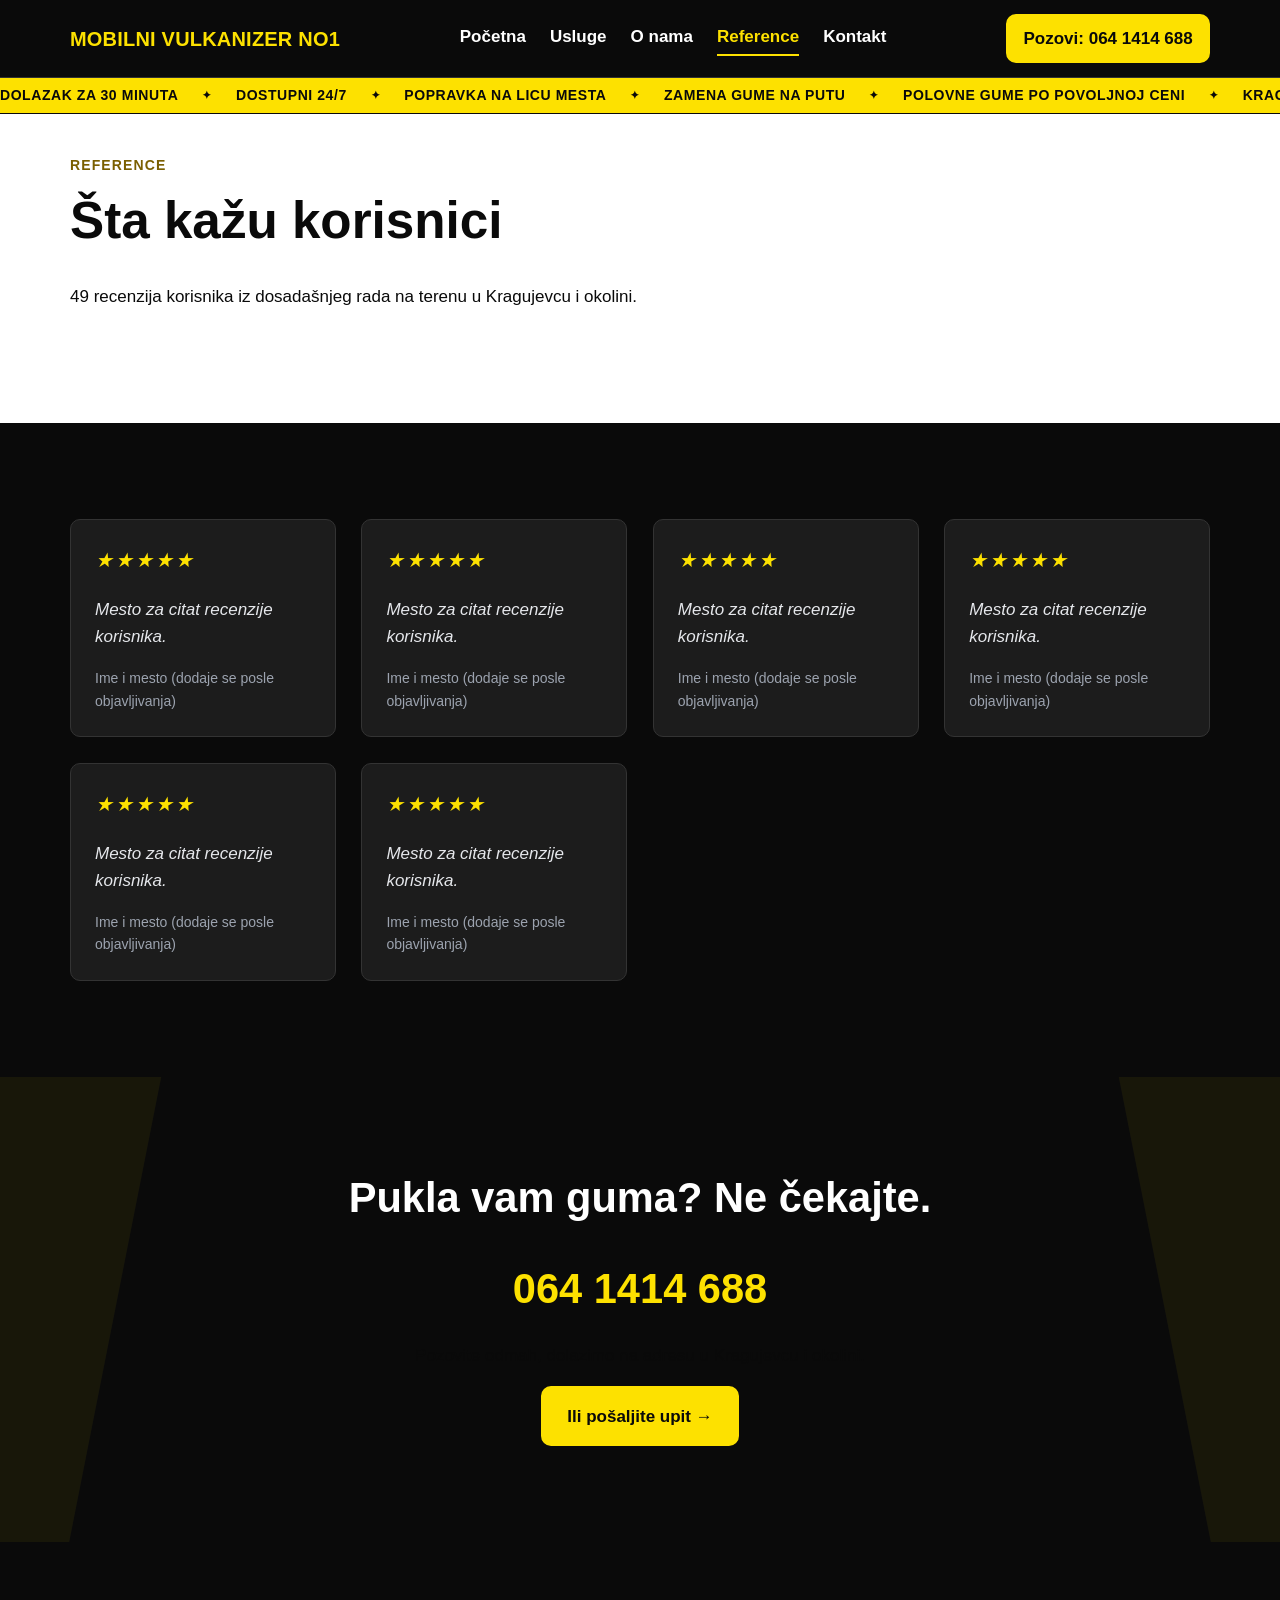
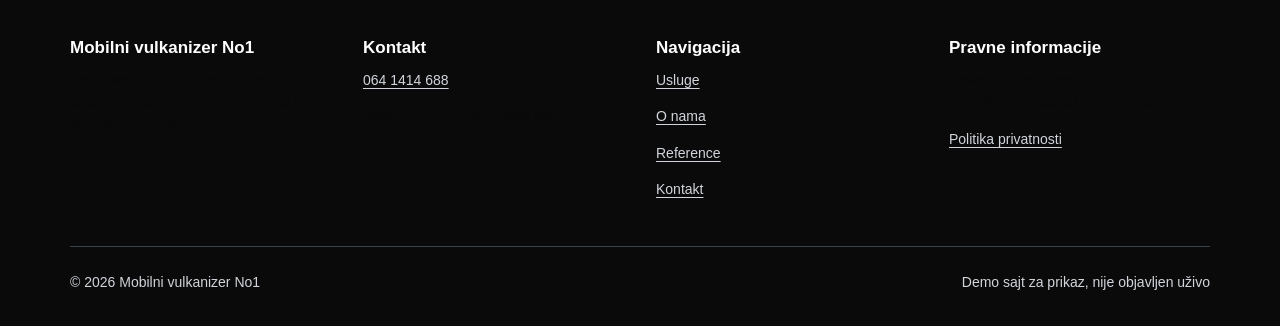
<file: reference.html>
<!DOCTYPE html>
<html lang="sr">
<head>
<meta charset="UTF-8">
<meta name="viewport" content="width=device-width, initial-scale=1.0">
<title>Reference i recenzije – Mobilni vulkanizer No1 Kragujevac</title>
<meta name="description" content="Pogledajte utiske korisnika mobilnog vulkanizera u Kragujevcu. 49 recenzija iz dosadašnjeg rada na terenu u Kragujevcu i okolnim mestima, svaki dan u godini.">
<!-- POPUNITI: pravi domen kad se registruje, sve canonical/OG putanje su na placeholder domenu -->
<link rel="canonical" href="https://mobilnivulkanizerno1.rs/reference.html">
<meta property="og:title" content="Reference i recenzije – Mobilni vulkanizer No1 Kragujevac">
<meta property="og:description" content="Pogledajte utiske korisnika mobilnog vulkanizera u Kragujevcu. 49 recenzija iz dosadašnjeg rada na terenu u Kragujevcu i okolnim mestima, svaki dan u godini.">
<meta property="og:type" content="website">
<meta property="og:url" content="https://mobilnivulkanizerno1.rs/reference.html">
<meta property="og:image" content="https://mobilnivulkanizerno1.rs/img/hero-terenski-rad.jpg">
<link rel="icon" href="favicon.ico">
<link rel="stylesheet" href="css/style.css">
</head>
<body>
<a class="skip-link" href="#glavni-sadrzaj">Preskoči na sadržaj</a>

<header class="site-header">
  <div class="container">
    <a class="brand-mark" href="index.html">Mobilni vulkanizer No1</a>
    <nav class="main-nav" id="glavni-meni" aria-label="Glavna navigacija">
      <a href="index.html">Početna</a>
      <a href="usluge.html">Usluge</a>
      <a href="o-nama.html">O nama</a>
      <a href="reference.html" aria-current="page">Reference</a>
      <a href="kontakt.html">Kontakt</a>
    </nav>
    <div class="header-actions">
      <a class="btn-call-header" href="tel:+381641414688">Pozovi: 064 1414 688</a>
      <button class="nav-toggle" type="button" aria-expanded="false" aria-controls="glavni-meni" aria-label="Otvori meni">
        <svg viewBox="0 0 24 24" fill="none" stroke="currentColor" stroke-width="2" aria-hidden="true"><path d="M3 6h18M3 12h18M3 18h18"/></svg>
      </button>
    </div>
  </div>
</header>

<div class="ticker" aria-hidden="true">
  <div class="ticker-track">
    <span class="ticker-set"><span>Dolazak za 30 minuta</span><span>Dostupni 24/7</span><span>Popravka na licu mesta</span><span>Zamena gume na putu</span><span>Polovne gume po povoljnoj ceni</span><span>Kragujevac i okolina, 30 km</span></span>
    <span class="ticker-set ticker-dup"><span>Dolazak za 30 minuta</span><span>Dostupni 24/7</span><span>Popravka na licu mesta</span><span>Zamena gume na putu</span><span>Polovne gume po povoljnoj ceni</span><span>Kragujevac i okolina, 30 km</span></span>
  </div>
</div>

<main id="glavni-sadrzaj">

  <section class="section section-first" aria-labelledby="page-h1">
    <div class="container">
      <p class="eyebrow">Reference</p>
      <h1 id="page-h1">Šta kažu korisnici</h1>
      <p class="lead">49 recenzija korisnika iz dosadašnjeg rada na terenu u Kragujevcu i okolini.
        <!-- POPUNITI: link ka stvarnom Google Business profilu čim bude verifikovan, i stvarne recenzije umesto mesta za citat ispod -->
      </p>
    </div>
  </section>

  <section class="section section-alt" aria-labelledby="recenzije-naslov">
    <div class="container">
      <h2 class="visually-hidden" id="recenzije-naslov">Recenzije korisnika</h2>
      <div class="grid grid-3">
        <div class="review-card reveal">
          <p class="stars"><span aria-hidden="true">★★★★★</span><span class="visually-hidden">Ocena 5 od 5 zvezdica</span></p>
          <p>Mesto za citat recenzije korisnika.</p>
          <footer>Ime i mesto (dodaje se posle objavljivanja)</footer>
        </div>
        <div class="review-card reveal">
          <p class="stars"><span aria-hidden="true">★★★★★</span><span class="visually-hidden">Ocena 5 od 5 zvezdica</span></p>
          <p>Mesto za citat recenzije korisnika.</p>
          <footer>Ime i mesto (dodaje se posle objavljivanja)</footer>
        </div>
        <div class="review-card reveal">
          <p class="stars"><span aria-hidden="true">★★★★★</span><span class="visually-hidden">Ocena 5 od 5 zvezdica</span></p>
          <p>Mesto za citat recenzije korisnika.</p>
          <footer>Ime i mesto (dodaje se posle objavljivanja)</footer>
        </div>
        <div class="review-card reveal">
          <p class="stars"><span aria-hidden="true">★★★★★</span><span class="visually-hidden">Ocena 5 od 5 zvezdica</span></p>
          <p>Mesto za citat recenzije korisnika.</p>
          <footer>Ime i mesto (dodaje se posle objavljivanja)</footer>
        </div>
        <div class="review-card reveal">
          <p class="stars"><span aria-hidden="true">★★★★★</span><span class="visually-hidden">Ocena 5 od 5 zvezdica</span></p>
          <p>Mesto za citat recenzije korisnika.</p>
          <footer>Ime i mesto (dodaje se posle objavljivanja)</footer>
        </div>
        <div class="review-card reveal">
          <p class="stars"><span aria-hidden="true">★★★★★</span><span class="visually-hidden">Ocena 5 od 5 zvezdica</span></p>
          <p>Mesto za citat recenzije korisnika.</p>
          <footer>Ime i mesto (dodaje se posle objavljivanja)</footer>
        </div>
      </div>
    </div>
  </section>

</main>

<section class="cta-band" aria-labelledby="cta-naslov">
  <div class="container">
    <h2 id="cta-naslov">Pukla vam guma? Ne čekajte.</h2>
    <a class="phone-big" href="tel:+381641414688">064 1414 688</a>
    <p>Pozovite odmah, dolazimo na adresu u Kragujevcu i okolini.</p>
    <a class="btn btn-primary" href="kontakt.html">Ili pošaljite upit &rarr;</a>
  </div>
</section>

<footer class="site-footer">
  <div class="container">
    <div class="footer-grid">
      <div>
        <h3>Mobilni vulkanizer No1</h3>
        <p>Popravka i zamena guma na terenu, prodaja polovnih guma. Kragujevac i okolina, radijus 30 km.</p>
      </div>
      <div>
        <h3>Kontakt</h3>
        <p><a href="tel:+381641414688">064 1414 688</a></p>
        <p>Radno vreme: 0-24h, svaki dan</p>
        <!-- POPUNITI: email adresa, obavezna po Zakonu o el. trgovini čl. 6 -->
      </div>
      <div>
        <h3>Navigacija</h3>
        <p><a href="usluge.html">Usluge</a></p>
        <p><a href="o-nama.html">O nama</a></p>
        <p><a href="reference.html">Reference</a></p>
        <p><a href="kontakt.html">Kontakt</a></p>
      </div>
      <div>
        <h3>Pravne informacije</h3>
        <!-- POPUNITI: poslovno ime iz APR, adresa sedišta, maticni broj, PIB — obavezno po Zakonu o elektronskoj trgovini, clan 6 -->
        <p>Poslovno ime, adresa sedišta, matični broj i PIB biće dodati čim budu potvrđeni.</p>
        <p><a href="politika-privatnosti.html">Politika privatnosti</a></p>
      </div>
    </div>
    <div class="footer-bottom">
      <span>&copy; 2026 Mobilni vulkanizer No1</span>
      <span>Demo sajt za prikaz, nije objavljen uživo</span>
    </div>
  </div>
</footer>

<div class="sticky-call">
  <a href="tel:+381641414688">
    <svg width="18" height="18" viewBox="0 0 24 24" fill="currentColor" aria-hidden="true"><path d="M6.6 10.8c1.4 2.8 3.8 5.2 6.6 6.6l2.2-2.2c.3-.3.7-.4 1-.2 1.1.4 2.3.6 3.5.6.6 0 1 .4 1 1V20c0 .6-.4 1-1 1C10.6 21 3 13.4 3 4c0-.6.4-1 1-1h3.5c.6 0 1 .4 1 1 0 1.2.2 2.4.6 3.5.1.4 0 .8-.2 1z"/></svg>
    Pozovite: 064 1414 688
  </a>
</div>

<script src="js/lenis.min.js" defer></script>
<script src="js/main.js" defer></script>
</body>
</html>
</file>
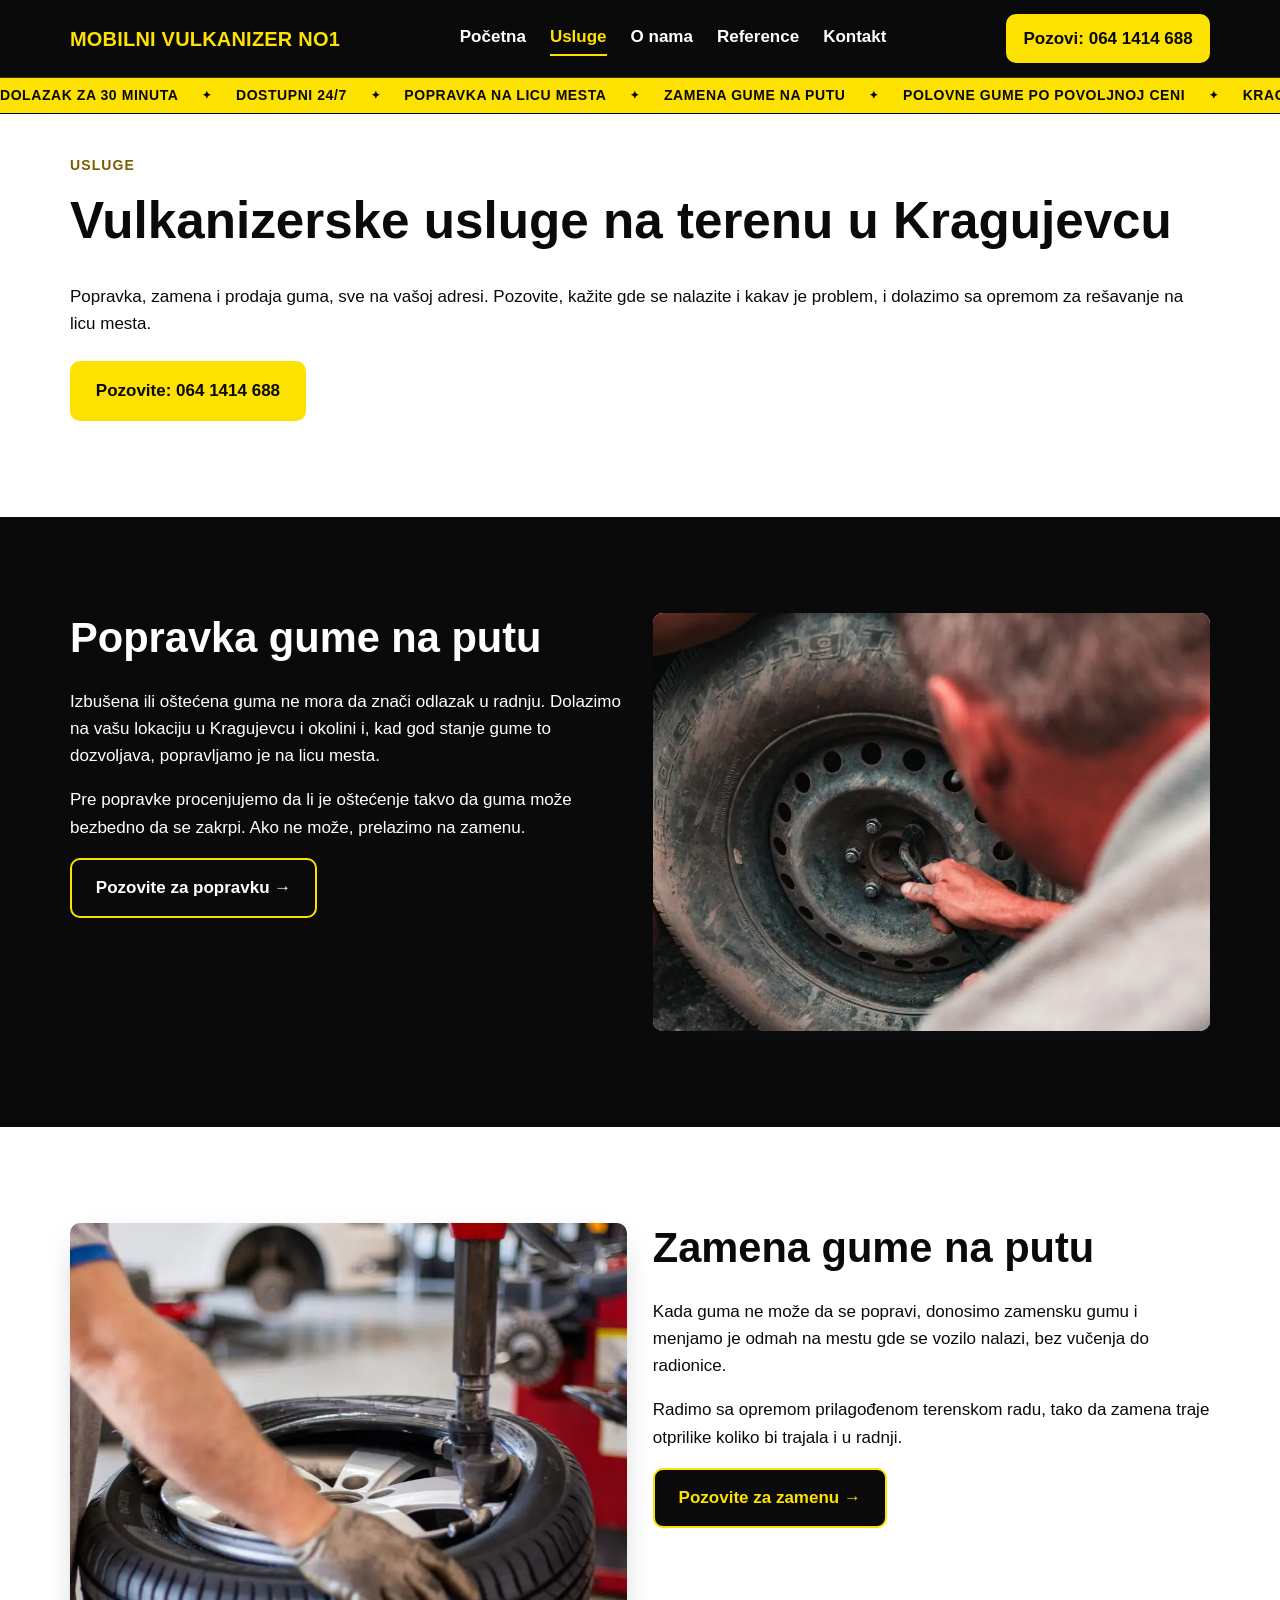
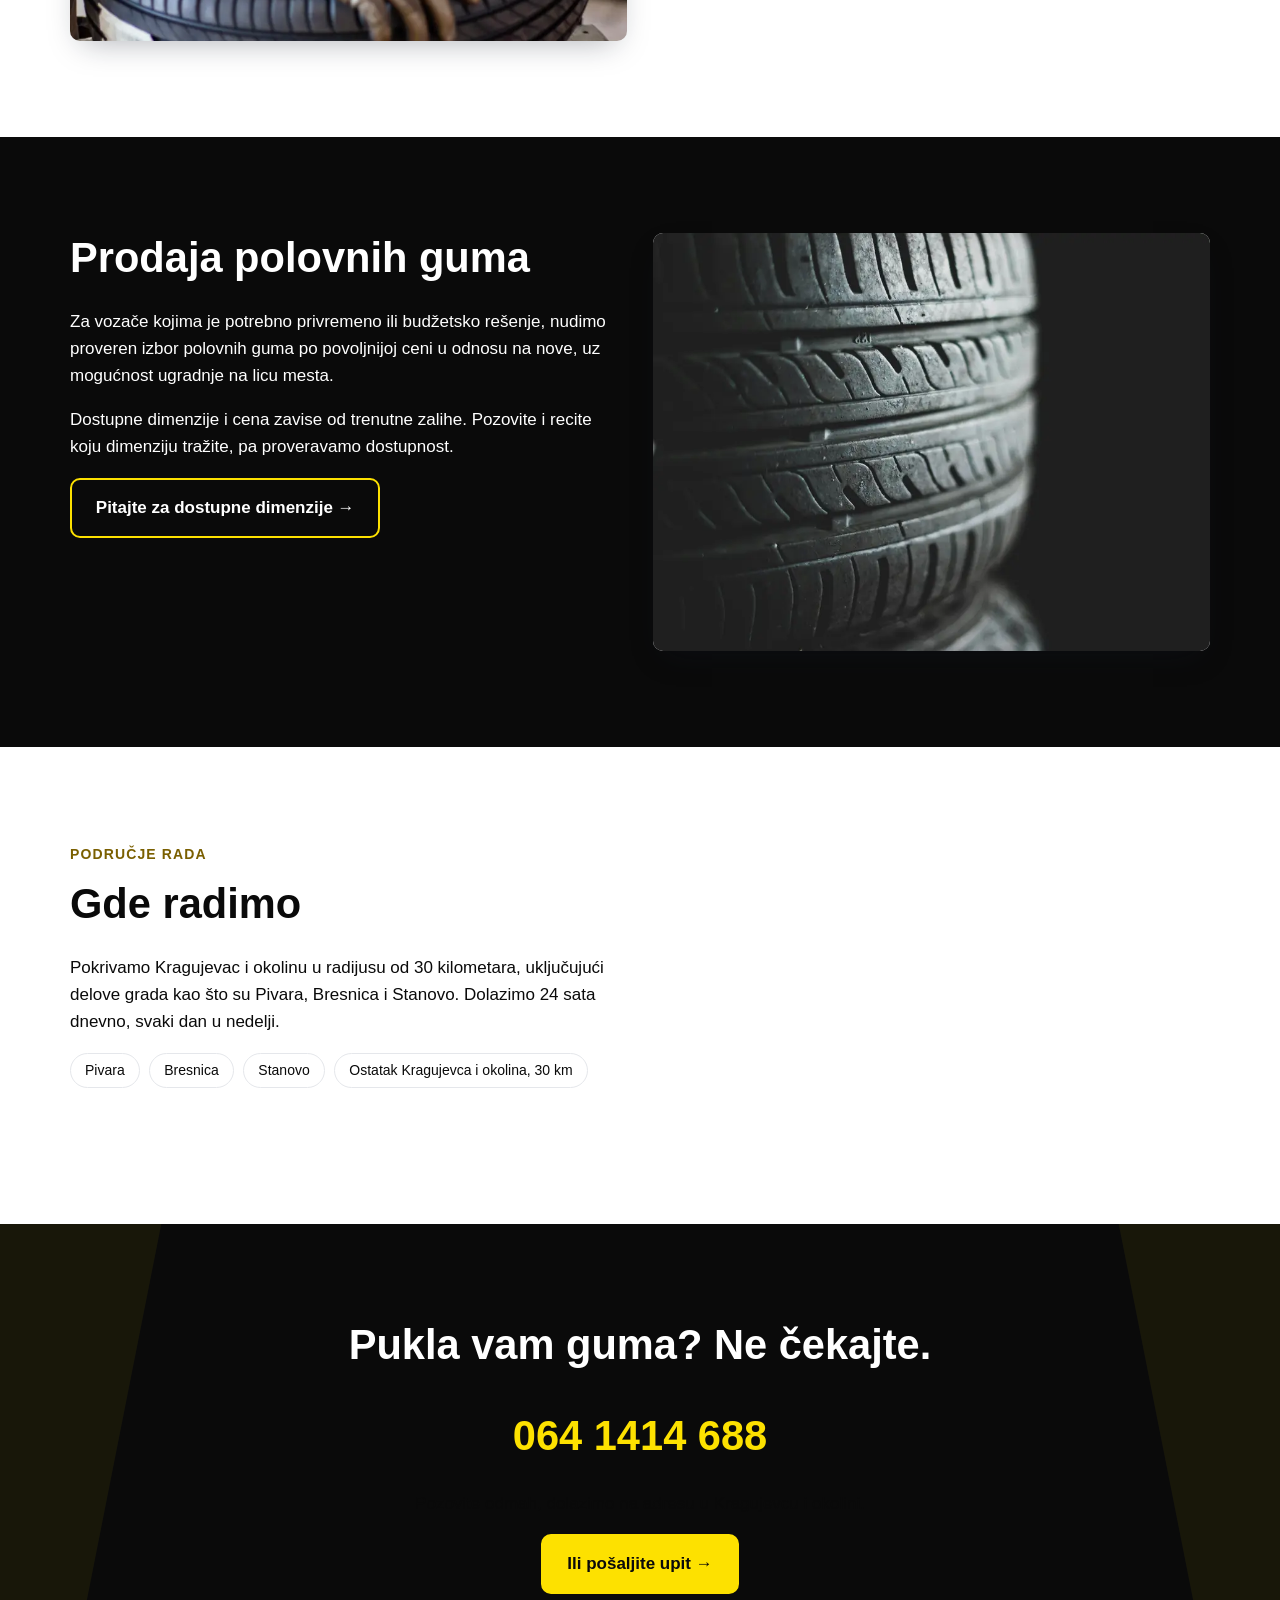
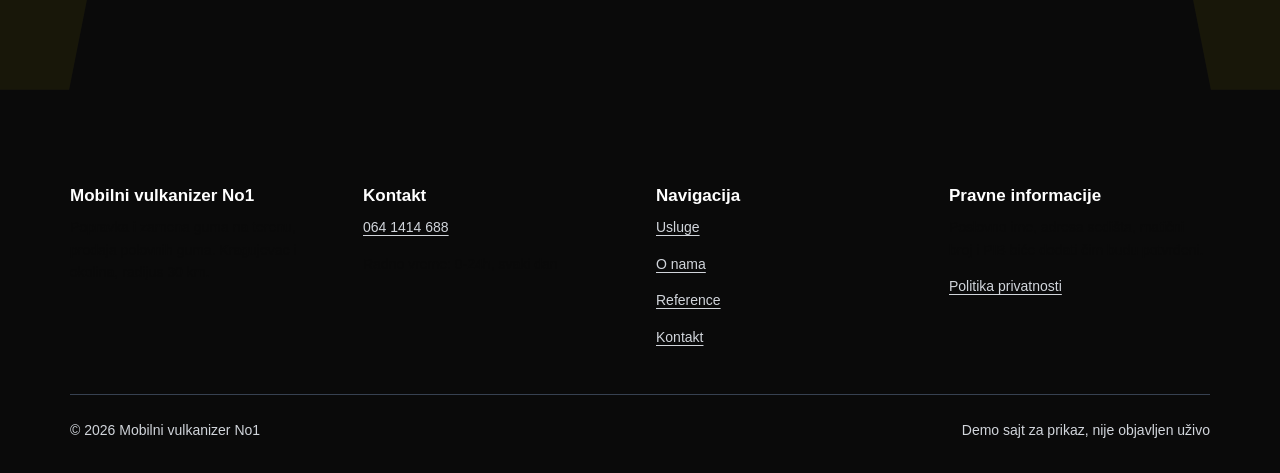
<file: usluge.html>
<!DOCTYPE html>
<html lang="sr">
<head>
<meta charset="UTF-8">
<meta name="viewport" content="width=device-width, initial-scale=1.0">
<title>Usluge – Mobilni vulkanizer No1 Kragujevac</title>
<meta name="description" content="Popravka gume na putu, zamena gume na putu i prodaja polovnih guma u Kragujevcu i okolini. Mobilni vulkanizer 24h, dolazimo na adresu za oko 30 minuta.">
<!-- POPUNITI: pravi domen kad se registruje, sve canonical/OG putanje su na placeholder domenu -->
<link rel="canonical" href="https://mobilnivulkanizerno1.rs/usluge.html">
<meta property="og:title" content="Usluge – Mobilni vulkanizer No1 Kragujevac">
<meta property="og:description" content="Popravka gume na putu, zamena gume na putu i prodaja polovnih guma u Kragujevcu i okolini. Mobilni vulkanizer 24h, dolazimo na adresu za oko 30 minuta.">
<meta property="og:type" content="website">
<meta property="og:url" content="https://mobilnivulkanizerno1.rs/usluge.html">
<meta property="og:image" content="https://mobilnivulkanizerno1.rs/img/hero-terenski-rad.jpg">
<link rel="icon" href="favicon.ico">
<link rel="stylesheet" href="css/style.css">
<script type="application/ld+json">
{
  "@context": "https://schema.org",
  "@type": "BreadcrumbList",
  "itemListElement": [
    { "@type": "ListItem", "position": 1, "name": "Početna", "item": "https://mobilnivulkanizerno1.rs/" },
    { "@type": "ListItem", "position": 2, "name": "Usluge", "item": "https://mobilnivulkanizerno1.rs/usluge.html" }
  ]
}
</script>
</head>
<body>
<a class="skip-link" href="#glavni-sadrzaj">Preskoči na sadržaj</a>

<header class="site-header">
  <div class="container">
    <a class="brand-mark" href="index.html">Mobilni vulkanizer No1</a>
    <nav class="main-nav" id="glavni-meni" aria-label="Glavna navigacija">
      <a href="index.html">Početna</a>
      <a href="usluge.html" aria-current="page">Usluge</a>
      <a href="o-nama.html">O nama</a>
      <a href="reference.html">Reference</a>
      <a href="kontakt.html">Kontakt</a>
    </nav>
    <div class="header-actions">
      <a class="btn-call-header" href="tel:+381641414688">Pozovi: 064 1414 688</a>
      <button class="nav-toggle" type="button" aria-expanded="false" aria-controls="glavni-meni" aria-label="Otvori meni">
        <svg viewBox="0 0 24 24" fill="none" stroke="currentColor" stroke-width="2" aria-hidden="true"><path d="M3 6h18M3 12h18M3 18h18"/></svg>
      </button>
    </div>
  </div>
</header>

<div class="ticker" aria-hidden="true">
  <div class="ticker-track">
    <span class="ticker-set"><span>Dolazak za 30 minuta</span><span>Dostupni 24/7</span><span>Popravka na licu mesta</span><span>Zamena gume na putu</span><span>Polovne gume po povoljnoj ceni</span><span>Kragujevac i okolina, 30 km</span></span>
    <span class="ticker-set ticker-dup"><span>Dolazak za 30 minuta</span><span>Dostupni 24/7</span><span>Popravka na licu mesta</span><span>Zamena gume na putu</span><span>Polovne gume po povoljnoj ceni</span><span>Kragujevac i okolina, 30 km</span></span>
  </div>
</div>

<main id="glavni-sadrzaj">

  <section class="section section-first" aria-labelledby="page-h1">
    <div class="container">
      <p class="eyebrow">Usluge</p>
      <h1 id="page-h1">Vulkanizerske usluge na terenu u Kragujevcu</h1>
      <p class="lead">Popravka, zamena i prodaja guma, sve na vašoj adresi. Pozovite, kažite gde se nalazite i kakav je problem, i dolazimo sa opremom za rešavanje na licu mesta.</p>
      <div class="hero-actions">
        <a class="btn btn-primary" href="tel:+381641414688">Pozovite: 064 1414 688</a>
      </div>
    </div>
  </section>

  <section class="section section-alt" aria-labelledby="popravka-naslov">
    <div class="container">
      <div class="grid grid-2">
        <div class="reveal">
          <h2 id="popravka-naslov">Popravka gume na putu</h2>
          <p>Izbušena ili oštećena guma ne mora da znači odlazak u radnju. Dolazimo na vašu lokaciju u Kragujevcu i okolini i, kad god stanje gume to dozvoljava, popravljamo je na licu mesta.</p>
          <p>Pre popravke procenjujemo da li je oštećenje takvo da guma može bezbedno da se zakrpi. Ako ne može, prelazimo na zamenu.</p>
          <a class="btn btn-secondary" href="tel:+381641414688">Pozovite za popravku &rarr;</a>
        </div>
        <picture class="photo-frame reveal">
          <source srcset="img/popravka-gume.webp" type="image/webp">
          <img src="img/popravka-gume.jpg" width="900" height="675" alt="Detaljna popravka oštećenja na gumi" loading="lazy" decoding="async">
        </picture>
      </div>
    </div>
  </section>

  <section class="section" aria-labelledby="zamena-naslov">
    <div class="container">
      <div class="grid grid-2">
        <picture class="photo-frame reveal">
          <source srcset="img/zamena-gume.webp" type="image/webp">
          <img src="img/zamena-gume.jpg" width="900" height="675" alt="Montaža nove gume na felnu" loading="lazy" decoding="async">
        </picture>
        <div class="reveal">
          <h2 id="zamena-naslov">Zamena gume na putu</h2>
          <p>Kada guma ne može da se popravi, donosimo zamensku gumu i menjamo je odmah na mestu gde se vozilo nalazi, bez vučenja do radionice.</p>
          <p>Radimo sa opremom prilagođenom terenskom radu, tako da zamena traje otprilike koliko bi trajala i u radnji.</p>
          <a class="btn btn-secondary" href="tel:+381641414688">Pozovite za zamenu &rarr;</a>
        </div>
      </div>
    </div>
  </section>

  <section class="section section-alt" aria-labelledby="polovne-naslov">
    <div class="container">
      <div class="grid grid-2">
        <div class="reveal">
          <h2 id="polovne-naslov">Prodaja polovnih guma</h2>
          <p>Za vozače kojima je potrebno privremeno ili budžetsko rešenje, nudimo proveren izbor polovnih guma po povoljnijoj ceni u odnosu na nove, uz mogućnost ugradnje na licu mesta.</p>
          <p>Dostupne dimenzije i cena zavise od trenutne zalihe. Pozovite i recite koju dimenziju tražite, pa proveravamo dostupnost.</p>
          <a class="btn btn-secondary" href="tel:+381641414688">Pitajte za dostupne dimenzije &rarr;</a>
        </div>
        <picture class="photo-frame reveal">
          <source srcset="img/polovne-gume.webp" type="image/webp">
          <img src="img/polovne-gume.jpg" width="900" height="675" alt="Polovne gume spremne za ugradnju" loading="lazy" decoding="async">
        </picture>
      </div>
    </div>
  </section>

  <section class="section" aria-labelledby="podrucje-naslov">
    <div class="container">
      <div class="section-head reveal">
        <p class="eyebrow">Područje rada</p>
        <h2 id="podrucje-naslov">Gde radimo</h2>
        <p>Pokrivamo Kragujevac i okolinu u radijusu od 30 kilometara, uključujući delove grada kao što su Pivara, Bresnica i Stanovo. Dolazimo 24 sata dnevno, svaki dan u nedelji.</p>
        <ul class="area-list">
          <li>Pivara</li>
          <li>Bresnica</li>
          <li>Stanovo</li>
          <li>Ostatak Kragujevca i okolina, 30 km</li>
        </ul>
      </div>
    </div>
  </section>

</main>

<section class="cta-band" aria-labelledby="cta-naslov">
  <div class="container">
    <h2 id="cta-naslov">Pukla vam guma? Ne čekajte.</h2>
    <a class="phone-big" href="tel:+381641414688">064 1414 688</a>
    <p>Pozovite odmah, dolazimo na adresu u Kragujevcu i okolini.</p>
    <a class="btn btn-primary" href="kontakt.html">Ili pošaljite upit &rarr;</a>
  </div>
</section>

<footer class="site-footer">
  <div class="container">
    <div class="footer-grid">
      <div>
        <h3>Mobilni vulkanizer No1</h3>
        <p>Popravka i zamena guma na terenu, prodaja polovnih guma. Kragujevac i okolina, radijus 30 km.</p>
      </div>
      <div>
        <h3>Kontakt</h3>
        <p><a href="tel:+381641414688">064 1414 688</a></p>
        <p>Radno vreme: 0-24h, svaki dan</p>
        <!-- POPUNITI: email adresa, obavezna po Zakonu o el. trgovini čl. 6 -->
      </div>
      <div>
        <h3>Navigacija</h3>
        <p><a href="usluge.html">Usluge</a></p>
        <p><a href="o-nama.html">O nama</a></p>
        <p><a href="reference.html">Reference</a></p>
        <p><a href="kontakt.html">Kontakt</a></p>
      </div>
      <div>
        <h3>Pravne informacije</h3>
        <!-- POPUNITI: poslovno ime iz APR, adresa sedišta, maticni broj, PIB — obavezno po Zakonu o elektronskoj trgovini, clan 6 -->
        <p>Poslovno ime, adresa sedišta, matični broj i PIB biće dodati čim budu potvrđeni.</p>
        <p><a href="politika-privatnosti.html">Politika privatnosti</a></p>
      </div>
    </div>
    <div class="footer-bottom">
      <span>&copy; 2026 Mobilni vulkanizer No1</span>
      <span>Demo sajt za prikaz, nije objavljen uživo</span>
    </div>
  </div>
</footer>

<div class="sticky-call">
  <a href="tel:+381641414688">
    <svg width="18" height="18" viewBox="0 0 24 24" fill="currentColor" aria-hidden="true"><path d="M6.6 10.8c1.4 2.8 3.8 5.2 6.6 6.6l2.2-2.2c.3-.3.7-.4 1-.2 1.1.4 2.3.6 3.5.6.6 0 1 .4 1 1V20c0 .6-.4 1-1 1C10.6 21 3 13.4 3 4c0-.6.4-1 1-1h3.5c.6 0 1 .4 1 1 0 1.2.2 2.4.6 3.5.1.4 0 .8-.2 1z"/></svg>
    Pozovite: 064 1414 688
  </a>
</div>

<script src="js/lenis.min.js" defer></script>
<script src="js/main.js" defer></script>
</body>
</html>
</file>
<file: css/style.css>
/*
  Mobilni vulkanizer No1 — stil sajta
  Sistem fontova (bez eksternih zahteva), paleta izvedena za delatnost
  "zanati/terenska usluga", jedna odluka o radijusu (blago zaobljeno).
*/

:root {
  /* Boje — crno-žuta paleta, po uzoru na Borussiju Dortmund (Die Schwarzgelben) */
  --brand: #161616;
  --brand-dark: #0A0A0A;
  --accent: #FDE100;
  --accent-dark: #7A5F00;
  --ink: #0A0A0A;
  --muted: #4B5563;
  --muted-invert: #9CA3AF;
  --surface: #FFFFFF;
  --surface-alt: #F3F4F6;
  --surface-invert: #1C1C1C;
  --border: #E5E7EB;
  --border-invert: #333333;
  --success-bg: #ECFDF5;
  --success-ink: #065F46;
  --error-bg: #FEF2F2;
  --error-ink: #991B1B;

  /* Tipografija — sistemski font stek, bez eksternih zahteva */
  --font: -apple-system, BlinkMacSystemFont, "Segoe UI", Roboto, "Helvetica Neue", Arial, sans-serif;
  --step--1: 0.875rem;
  --step-0: 1.0625rem;
  --step-1: 1.25rem;
  --step-2: 1.6rem;
  --step-3: clamp(1.9rem, 3.2vw + 1rem, 2.6rem);
  --step-4: clamp(2.2rem, 4vw + 1rem, 3.2rem);

  /* Ritam i oblik — jedna odluka: blago zaobljeno, ne oštro, ne pilula */
  --radius: 10px;
  --radius-sm: 6px;
  --maxw: 1180px;
  --space: clamp(3rem, 8vw, 6rem);
  --gap: clamp(1rem, 2vw, 1.75rem);

  /* Pokret */
  --ease-out: cubic-bezier(0.23, 1, 0.32, 1);
  --ease-in-out: cubic-bezier(0.77, 0, 0.175, 1);
  --dur-fast: 140ms;
  --dur-base: 200ms;
  --dur-reveal: 600ms;

  color-scheme: light;
}

* { box-sizing: border-box; }
/* Glatko skrolovanje — NAPOMENA (treci pokusaj, ovoga puta izmereno realnim
   pokretima točkića miša, ne samo sintetickim testom):
   1) Uklonjen custom JS wheel-hijack — teorija da "kvari" skrol, ali samo
      teorija, nije bila izmerena.
   2) Uklonjen "scroll-behavior: smooth" — takodje teorija.
   3) Playwright profilisanje (rAF frame-timing) je pokazalo da sajt
      renderuje cisto na ~60fps, tj. CSS/JS ne izaziva pad frejmova.
   4) Korisnik je poslao snimak ekrana stvarnog skrolovanja na uzivo
      postavljenom sajtu — analiza snimka (frame-by-frame poredjenje
      pozicije sadrzaja) je POKAZALA da skrol stvarno "skace" umesto da
      klizi. Test sa simuliranim stvarnim "klikovima" tocka misa je
      potvrdio zasto: "scroll-behavior: smooth" kod brzih uzastopnih
      "klikova" tocka (svaki klik = novi cilj pre nego sto prethodna
      animacija stigne da odigra) daje SKOKOVE od ~100px umesto glatkog
      klizanja — dakle native "smooth" ovde ne pomaze kod pravog misa.
   Resenje: Lenis (MIT, vendorovan lokalno u js/lenis.min.js) — standardna,
   siroko koriscena biblioteka bas za ovaj problem (koristi je vecina
   modernih "award" sajtova). Umesto da se oslanja na skok-po-klik
   ponasanje browsera, akumulira ulaz i inicijalno ga izgladi
   (requestAnimationFrame + lerp), pa i tocak misa i touchpad daju isti,
   kontinuirani osecaj klizanja. Inicijalizacija je u js/main.js i
   iskljucuje se automatski za prefers-reduced-motion. */
html.lenis, html.lenis body {
  min-height: auto;
}
.lenis.lenis-smooth {
  scroll-behavior: auto !important;
}
.lenis.lenis-stopped {
  overflow: hidden;
}
.lenis.lenis-scrolling iframe {
  pointer-events: none;
}

body {
  margin: 0;
  font-family: var(--font);
  font-size: var(--step-0);
  line-height: 1.6;
  color: var(--ink);
  background: var(--surface);
  padding-bottom: 64px; /* prostor za sticky poziv traku na mobilnom */
}

@media (min-width: 640px) {
  body { padding-bottom: 0; }
}

h1, h2, h3, h4 {
  font-family: var(--font);
  font-weight: 700;
  line-height: 1.2;
  margin: 0 0 0.6em;
  color: var(--brand-dark);
}
h1 { font-size: var(--step-4); }
h2 { font-size: var(--step-3); }
h3 { font-size: var(--step-2); }
h4 { font-size: var(--step-1); }
p { margin: 0 0 1em; color: var(--ink); }
.muted { color: var(--muted); }

a { color: var(--brand); text-underline-offset: 3px; }
a:hover { color: var(--accent-dark); }

img { max-width: 100%; display: block; }

:focus-visible {
  outline: 3px solid var(--accent-dark);
  outline-offset: 2px;
  border-radius: var(--radius-sm);
}
/* Na crnim povrsinama tamno-zuti prsten gore ne bi bio dovoljno vidljiv — koristi se puna zuta. */
.hero :focus-visible,
.cta-band :focus-visible,
.site-footer :focus-visible,
.section-alt :focus-visible {
  outline-color: var(--accent);
}

/* Skip link */
.skip-link {
  position: absolute;
  left: 1rem;
  top: -3rem;
  background: var(--brand-dark);
  color: #fff;
  padding: 0.6em 1em;
  border-radius: var(--radius-sm);
  z-index: 100;
  transition: top var(--dur-base) var(--ease-out);
}
.skip-link:focus { top: 1rem; }

.container {
  max-width: var(--maxw);
  margin: 0 auto;
  padding: 0 1.25rem;
}

/* Header — crna traka, isti jezik kao klupski sajtovi */
.site-header {
  background: var(--brand-dark);
  border-bottom: 1px solid var(--border-invert);
  position: sticky;
  top: 0;
  z-index: 50;
  transition: box-shadow var(--dur-base) ease;
}
.site-header :focus-visible { outline-color: var(--accent); }
/* JS (main.js) dodaje .is-scrolled kad se stranica skroluje — blaga zuta "sjajna" senka. */
.site-header.is-scrolled {
  box-shadow: 0 2px 20px -4px rgba(253, 225, 0, 0.18), 0 6px 18px -8px rgba(0, 0, 0, 0.6);
}
@media (prefers-reduced-motion: reduce) {
  .site-header { transition: none; }
}
.site-header .container {
  display: flex;
  align-items: center;
  justify-content: space-between;
  gap: 1rem;
  padding-top: 0.85rem;
  padding-bottom: 0.85rem;
}
.brand-mark {
  font-weight: 800;
  font-size: var(--step-1);
  letter-spacing: 0.01em;
  color: var(--accent);
  text-decoration: none;
  text-transform: uppercase;
  white-space: nowrap;
  transition: color var(--dur-base) ease;
}
.brand-mark:hover { color: #fff; }
@media (prefers-reduced-motion: reduce) {
  .brand-mark { transition: none; }
}

.main-nav {
  display: none;
  align-items: center;
  gap: 1.5rem;
}
.main-nav a {
  position: relative;
  color: #fff;
  text-decoration: none;
  font-weight: 600;
  padding-bottom: 3px;
}
.main-nav a::after {
  content: "";
  position: absolute;
  left: 0;
  right: 0;
  bottom: -2px;
  height: 2px;
  background: var(--accent);
  transform: scaleX(0);
  transform-origin: left;
  transition: transform var(--dur-base) var(--ease-out);
}
.main-nav a:hover, .main-nav a[aria-current="page"] { color: var(--accent); }
.main-nav a:hover::after, .main-nav a[aria-current="page"]::after { transform: scaleX(1); }
@media (prefers-reduced-motion: reduce) {
  .main-nav a::after { transition: none; }
}

.header-actions { display: flex; align-items: center; gap: 0.75rem; }

.btn-call-header {
  display: inline-flex;
  align-items: center;
  gap: 0.4em;
  background: var(--accent);
  color: var(--ink);
  font-weight: 700;
  text-decoration: none;
  padding: 0.55em 0.9em;
  border-radius: var(--radius);
  white-space: nowrap;
  border: 2px solid var(--accent);
  transition: transform var(--dur-fast) var(--ease-out), background var(--dur-base) ease, color var(--dur-base) ease;
}
/* Efekat "dresa naopako" — puna zuta postaje crna sa zutim tekstom. */
.btn-call-header:hover { background: var(--ink); color: var(--accent); }
.btn-call-header:active { transform: scale(0.97); }
/* Dugme je podrazumevano na zutoj podlozi — crni prsten je jedini koji se tu vidi (obrnuto od .site-header :focus-visible, koji vazi za crno zaglavlje oko dugmeta). */
.btn-call-header:focus-visible { outline-color: var(--ink); outline-offset: 3px; }
@media (prefers-reduced-motion: reduce) {
  .btn-call-header { transition: none; }
}

.nav-toggle {
  display: inline-flex;
  align-items: center;
  justify-content: center;
  width: 42px;
  height: 42px;
  border: 1px solid var(--border-invert);
  background: var(--surface);
  color: var(--ink);
  border-radius: var(--radius-sm);
  cursor: pointer;
}
.nav-toggle svg { width: 22px; height: 22px; }

@media (min-width: 900px) {
  .main-nav { display: flex; }
  .nav-toggle { display: none; }
}

/* Veliki, bold, verzalni brand-mark + dugme za poziv zajedno ne staju u zaglavlje
   na uskim telefonima. Ispod 640px vec postoji sticky-call traka na dnu ekrana sa
   istim brojem, pa dugme u zaglavlju tu postaje visak — uklanja se da zaglavlje stane. */
@media (max-width: 639.98px) {
  .btn-call-header { display: none; }
}
/* Dodatna rezerva za vrlo uske telefone (~360px i manje). */
@media (max-width: 400px) {
  .brand-mark { font-size: 1rem; letter-spacing: 0; }
  .site-header .container { gap: 0.5rem; }
}

@media (max-width: 899.98px) {
  .main-nav {
    display: flex;
    flex-direction: column;
    position: absolute;
    top: 100%;
    left: 0;
    right: 0;
    background: var(--brand-dark);
    border-bottom: 1px solid var(--border-invert);
    padding: 1rem 1.25rem 1.5rem;
    gap: 1rem;
    opacity: 0;
    visibility: hidden;
    transform: translateY(-8px);
    transition: opacity var(--dur-base) var(--ease-out), transform var(--dur-base) var(--ease-out), visibility 0s linear var(--dur-base);
  }
  .main-nav.is-open {
    opacity: 1;
    visibility: visible;
    transform: translateY(0);
    transition: opacity var(--dur-base) var(--ease-out), transform var(--dur-base) var(--ease-out), visibility 0s linear 0s;
  }
  @media (prefers-reduced-motion: reduce) {
    .main-nav { transition: none; }
    .main-nav.is-open { transition: none; }
  }
}

/* Traka sa porukama koja se beskonacno pomera — "stadionski" akcenat ispod zaglavlja. */
.ticker {
  background: var(--accent);
  color: var(--ink);
  overflow: hidden;
  white-space: nowrap;
  border-bottom: 1px solid var(--brand-dark);
}
.ticker-track {
  display: inline-flex;
  width: max-content;
  animation: ticker-scroll 26s linear infinite;
}
.ticker-track .ticker-set {
  display: inline-flex;
}
.ticker-track .ticker-set > span {
  display: inline-flex;
  align-items: center;
  padding: 0.45em 0;
  font-weight: 800;
  text-transform: uppercase;
  letter-spacing: 0.04em;
  font-size: var(--step--1);
}
.ticker-track .ticker-set > span::after {
  content: "\2726";
  margin: 0 1.5rem;
  font-size: 0.8em;
}
@keyframes ticker-scroll {
  from { transform: translateX(0); }
  to { transform: translateX(-50%); }
}
@media (prefers-reduced-motion: reduce) {
  .ticker-track { animation: none; }
  /* Bez animacije prikazuje se samo jedna kopija teksta (druga postoji samo radi beskonacne petlje). */
  .ticker-track .ticker-dup { display: none; }
}

/* Hero */
.hero {
  background: var(--brand-dark);
  color: #fff;
  padding: clamp(2.5rem, 7vw, 5rem) 0;
  position: relative;
  overflow: hidden;
}
/* Kosa zuta traka — dizajnerski potpis, nagovestaj dresa, ne smeta citljivosti teksta. */
.hero::before {
  content: "";
  position: absolute;
  top: 0;
  right: -8%;
  width: 42%;
  height: 100%;
  background: var(--accent);
  clip-path: polygon(38% 0, 100% 0, 62% 100%, 0 100%);
  opacity: 0.08;
  pointer-events: none;
}
.hero .container { position: relative; }
.hero h1 { color: #fff; }
.hero .lead {
  font-size: var(--step-1);
  color: #E5E7EB;
  max-width: 42ch;
}
.hero-grid {
  display: grid;
  gap: 2rem;
  align-items: center;
}
@media (min-width: 900px) {
  .hero-grid { grid-template-columns: 1.1fr 0.9fr; }
}

.hero-actions { display: flex; flex-wrap: wrap; gap: 0.85rem; margin-top: 1.5rem; }
.hero-actions-center { justify-content: center; }
.text-center { text-align: center; }

.btn {
  display: inline-flex;
  align-items: center;
  justify-content: center;
  gap: 0.5em;
  padding: 0.85em 1.4em;
  border-radius: var(--radius);
  font-weight: 700;
  text-decoration: none;
  border: 2px solid transparent;
  cursor: pointer;
  font-size: var(--step-0);
  min-height: 44px;
  transition: transform var(--dur-fast) var(--ease-out), background var(--dur-base) ease, border-color var(--dur-base) ease, color var(--dur-base) ease;
}
.btn:active { transform: scale(0.97); }
.btn-primary { background: var(--accent); color: var(--ink); border-color: var(--accent); }
/* Efekat "dresa naopako" — puna zuta postaje crna sa zutim tekstom i obrubom. */
.btn-primary:hover { background: var(--ink); color: var(--accent); border-color: var(--accent); }
/* Dugme je podrazumevano na zutoj podlozi — crni prsten je jedini koji se tu vidi. */
.btn-primary:focus-visible { outline-color: var(--ink); }
.btn-outline { background: transparent; color: #fff; border-color: rgba(255,255,255,0.5); }
.btn-outline:hover { border-color: var(--accent); color: var(--accent); }
/* Verzija za svetlu podlogu, npr. 404 stranica. */
.btn-outline-dark { background: transparent; color: var(--ink); border-color: var(--ink); }
.btn-outline-dark:hover { background: var(--ink); color: var(--accent); }
.btn-secondary { background: var(--ink); color: var(--accent); border-color: var(--accent); }
.btn-secondary:hover { background: var(--accent); color: var(--ink); }

/* Okvir za fotografije — koristi se za hero i uslužne/o-nama slike. */
.photo-frame {
  display: block;
  border-radius: var(--radius);
  overflow: hidden;
  aspect-ratio: 4 / 3;
  background: var(--surface-alt);
  box-shadow: 0 12px 30px -12px rgba(17, 24, 39, 0.35);
  transition: transform 0.35s ease, box-shadow 0.35s ease;
}
.photo-frame img {
  width: 100%;
  height: 100%;
  object-fit: cover;
  display: block;
}
.grid .photo-frame:hover,
.hero-grid .photo-frame:hover {
  transform: translateY(-4px);
  box-shadow: 0 20px 40px -14px rgba(17, 24, 39, 0.45);
}
@media (prefers-reduced-motion: reduce) {
  .photo-frame { transition: none; }
  .grid .photo-frame:hover, .hero-grid .photo-frame:hover { transform: none; }
}

/* Sekcije */
.section { padding: var(--space) 0; }

/* .section-alt je crna brend traka (naizmenicno sa belim sekcijama) — svi elementi
   unutar nje dobijaju svetlu varijantu boje teksta/pozadine u nastavku fajla. */
.section-alt {
  background: var(--brand-dark);
  color: #fff;
}
.section-alt h1, .section-alt h2, .section-alt h3, .section-alt h4,
.section-alt p, .section-alt li, .section-alt summary, .section-alt dt, .section-alt dd {
  color: #fff;
}
.section-alt a { color: #fff; }
.section-alt a:hover { color: var(--accent); }
.section-alt .muted { color: var(--muted-invert); }
.section-alt .eyebrow { color: var(--accent); }

.section-alt .card,
.section-alt .review-card {
  background: var(--surface-invert);
  border-color: var(--border-invert);
}
/* Na crnoj podlozi obican tamni hover-senku (iz .card:hover) skoro da se ne vidi —
   ovde umesto nje koristimo blagi zuti sjaj i zutu ivicu. */
@media (hover: hover) and (pointer: fine) {
  .section-alt .card:hover,
  .section-alt .review-card:hover {
    box-shadow: 0 16px 36px -16px rgba(253, 225, 0, 0.18);
    border-color: var(--accent);
  }
}
.section-alt .card p,
.section-alt .review-card p { color: #E5E7EB; }
.section-alt .review-card .stars { color: var(--accent); }
.section-alt .review-card footer { color: var(--muted-invert); }
.section-alt .card-cta { color: var(--accent); }

.section-alt .area-list li {
  background: var(--surface-invert);
  border-color: var(--border-invert);
  color: #fff;
}

.section-alt .faq details { border-bottom-color: var(--border-invert); }
.section-alt .faq summary::after { color: var(--accent); }

.section-alt .card-phone { color: var(--accent); }

/* Forma na tamnoj podlozi (kontakt.html) — polja moraju ostati citljiva i uocljiva. */
.section-alt .field label { color: #fff; }
.section-alt .field .hint { color: var(--muted-invert); }
.section-alt .field input,
.section-alt .field textarea {
  background: var(--surface-invert);
  border-color: #6B7280;
  color: #fff;
}
.section-alt .field input:focus,
.section-alt .field textarea:focus { border-color: var(--accent); }
/* Tamnocrvena (--error-ink) je predvidjena za belu podlogu — na crnoj kartici
   nema dovoljno kontrasta, pa greska ovde koristi svetliju nijansu crvene. */
.section-alt .field.has-error input,
.section-alt .field.has-error textarea { border-color: #F87171; }
.section-alt .field .error-text { color: #F87171; }

.section-head { max-width: 62ch; margin-bottom: clamp(1.5rem, 4vw, 2.5rem); }
.eyebrow {
  text-transform: uppercase;
  letter-spacing: 0.08em;
  font-size: var(--step--1);
  font-weight: 700;
  color: var(--accent-dark);
}
/* Verzija za tamnu podlogu (npr. hero sekcija) — dovoljan kontrast na var(--brand-dark). */
.eyebrow-on-dark { color: var(--accent); }

/* Prva sekcija na unutrasnjim stranicama, malo vise razmaka od zaglavlja. */
.section-first { padding-top: 2.5rem; }

/* Citljiv tekst dugih pravnih/informativnih stranica. */
.prose { max-width: 65ch; }

/* Traka poverenja */
.trust-bar {
  display: grid;
  gap: 1.25rem;
  grid-template-columns: repeat(auto-fit, minmax(200px, 1fr));
  padding: 1.75rem 0;
  border-bottom: 1px solid var(--border);
}
.trust-item { text-align: center; }
.trust-item strong { display: block; font-size: var(--step-2); color: var(--accent-dark); }
.trust-item span { color: var(--muted); font-size: var(--step--1); }

/* Kartice */
.grid { display: grid; gap: var(--gap); }
.grid-3 { grid-template-columns: repeat(auto-fit, minmax(260px, 1fr)); }
.grid-2 { grid-template-columns: repeat(auto-fit, minmax(280px, 1fr)); }

.card {
  background: var(--surface);
  border: 1px solid var(--border);
  border-radius: var(--radius);
  padding: 1.5rem;
  transition: transform var(--dur-base) var(--ease-out), box-shadow var(--dur-base) var(--ease-out), border-color var(--dur-base) var(--ease-out);
}
.card h3 { margin-bottom: 0.4em; }
.card .card-cta { margin-top: 1rem; display: inline-block; font-weight: 700; }

/* Blagi hover efekat na karticama — samo na uredjajima sa preciznim pokazivacem, da se ne "zaglavi" na dodir. */
@media (hover: hover) and (pointer: fine) {
  .card:hover, .review-card:hover {
    transform: translateY(-3px);
    box-shadow: 0 16px 32px -20px rgba(17, 24, 39, 0.35);
    border-color: var(--border);
  }
}
@media (prefers-reduced-motion: reduce) {
  .card { transition: none; }
  .card:hover, .review-card:hover { transform: none; }
}

.icon-badge {
  width: 44px;
  height: 44px;
  border-radius: var(--radius-sm);
  background: var(--ink);
  display: flex;
  align-items: center;
  justify-content: center;
  margin-bottom: 0.75rem;
}
.icon-badge svg { width: 24px; height: 24px; color: var(--accent); }

/* Proces */
.steps {
  display: grid;
  gap: 1.5rem;
  grid-template-columns: repeat(auto-fit, minmax(220px, 1fr));
  counter-reset: step;
}
.step { position: relative; padding-left: 3rem; }
.step::before {
  counter-increment: step;
  content: counter(step);
  position: absolute;
  left: 0;
  top: 0;
  width: 2.25rem;
  height: 2.25rem;
  border-radius: 50%;
  background: var(--accent);
  color: var(--ink);
  display: flex;
  align-items: center;
  justify-content: center;
  font-weight: 800;
}

/* Područje rada */
.area-list {
  display: flex;
  flex-wrap: wrap;
  gap: 0.6rem;
  padding: 0;
  margin: 1rem 0 0;
  list-style: none;
}
.area-list li {
  background: var(--surface);
  border: 1px solid var(--border);
  border-radius: 999px;
  padding: 0.4em 1em;
  font-size: var(--step--1);
  color: var(--ink);
}

/* Reference */
.review-card {
  background: var(--surface);
  border: 1px solid var(--border);
  border-radius: var(--radius);
  padding: 1.5rem;
  transition: transform var(--dur-base) var(--ease-out), box-shadow var(--dur-base) var(--ease-out);
}
.review-card .stars { color: var(--accent-dark); font-size: var(--step-1); letter-spacing: 0.1em; }
.review-card p { font-style: italic; color: var(--ink); }
.review-card footer { color: var(--muted); font-size: var(--step--1); font-style: normal; }

/* FAQ */
.faq details {
  border-bottom: 1px solid var(--border);
  padding: 1rem 0;
}
.faq summary {
  cursor: pointer;
  font-weight: 700;
  list-style: none;
  display: flex;
  justify-content: space-between;
  gap: 1rem;
  align-items: center;
}
.faq summary::-webkit-details-marker { display: none; }
.faq summary::after {
  content: "+";
  font-size: 1.4rem;
  color: var(--accent-dark);
  flex-shrink: 0;
  display: inline-block;
  transition: transform var(--dur-base) var(--ease-out);
}
.faq details[open] summary::after { transform: rotate(45deg); }
.faq p { margin-top: 0.75rem; color: var(--muted); }
/* .faq p i .section-alt p imaju istu specificnost — bez ovoga bi odgovori u
   tamnoj FAQ sekciji ostali u sivoj boji podesenoj za belu podlogu (nedovoljan kontrast). */
.section-alt .faq p { color: var(--muted-invert); }
@media (prefers-reduced-motion: reduce) {
  .faq summary::after { transition: none; }
}

/* CTA traka */
.cta-band {
  background: var(--brand-dark);
  color: #fff;
  text-align: center;
  padding: var(--space) 0;
  position: relative;
  overflow: hidden;
}
.cta-band::before,
.cta-band::after {
  content: "";
  position: absolute;
  top: 0;
  width: 30%;
  height: 100%;
  background: var(--accent);
  opacity: 0.06;
  pointer-events: none;
}
.cta-band::before { left: -6%; clip-path: polygon(0 0, 62% 0, 38% 100%, 0 100%); }
.cta-band::after { right: -6%; clip-path: polygon(38% 0, 100% 0, 100% 100%, 62% 100%); }
.cta-band .container { position: relative; }
.cta-band h2 { color: #fff; }
.cta-band .phone-big {
  font-size: var(--step-3);
  font-weight: 700;
  color: var(--accent);
  text-decoration: none;
  display: inline-block;
  margin: 0.5rem 0 1.25rem;
  transition: color var(--dur-base) ease;
}
.cta-band .phone-big:hover { color: #fff; }
@media (prefers-reduced-motion: reduce) {
  .cta-band .phone-big { transition: none; }
}

/* Broj telefona na svetloj podlozi (npr. kartica na strani Kontakt) —
   koristi tamniju nijansu akcentne boje radi kontrasta na beloj pozadini. */
.card-phone {
  font-size: var(--step-2);
  font-weight: 700;
  color: var(--accent-dark);
  text-decoration: none;
  display: inline-block;
  margin: 0.25rem 0 0.5rem;
}

/* Forma */
.form-grid { display: grid; gap: 1rem; max-width: 42rem; }
.field { display: flex; flex-direction: column; gap: 0.4rem; }
.field label { font-weight: 700; font-size: var(--step--1); }
.field .hint { font-size: var(--step--1); color: var(--muted); font-weight: 400; }
.field input, .field textarea {
  font: inherit;
  padding: 0.75em 0.9em;
  /* #6B7280 daje ~4.8:1 na beloj podlozi (min. 3:1 za granice UI komponenti, WCAG 1.4.11) */
  border: 1px solid #6B7280;
  border-radius: var(--radius-sm);
  background: var(--surface);
  color: var(--ink);
}
.field input:focus, .field textarea:focus { border-color: var(--brand-dark); }
.field.has-error input, .field.has-error textarea { border-color: var(--error-ink); }
.field .error-text { color: var(--error-ink); font-size: var(--step--1); display: none; }
.field.has-error .error-text { display: block; }
.honeypot-field { position: absolute; left: -9999px; width: 1px; height: 1px; overflow: hidden; }
.form-note { font-size: var(--step--1); color: var(--muted); margin-top: 0.5rem; }
.form-status {
  padding: 0.85em 1em;
  border-radius: var(--radius-sm);
  font-weight: 600;
  display: none;
}
.form-status.is-visible { display: block; }
.form-status.is-success { background: var(--success-bg); color: var(--success-ink); }
.form-status.is-error { background: var(--error-bg); color: var(--error-ink); }

/* Footer */
.site-footer {
  background: var(--brand-dark);
  color: #D1D5DB;
  padding: var(--space) 0 2rem;
  font-size: var(--step--1);
}
.footer-grid {
  display: grid;
  gap: 2rem;
  grid-template-columns: repeat(auto-fit, minmax(220px, 1fr));
  padding-bottom: 2rem;
  border-bottom: 1px solid #374151;
}
.site-footer h3 { color: #fff; font-size: var(--step-0); }
.site-footer a { color: #D1D5DB; }
.site-footer a:hover { color: var(--accent); }
.footer-bottom {
  padding-top: 1.5rem;
  display: flex;
  flex-wrap: wrap;
  gap: 0.75rem 1.5rem;
  justify-content: space-between;
}

/* Sticky poziv traka — mobilni */
.sticky-call {
  position: fixed;
  bottom: 0;
  left: 0;
  right: 0;
  z-index: 60;
  background: var(--accent);
  padding: 0.6rem 1rem;
  display: flex;
  align-items: center;
  justify-content: center;
}
.sticky-call a {
  color: var(--ink);
  font-weight: 700;
  text-decoration: none;
  display: inline-flex;
  align-items: center;
  gap: 0.5em;
  min-height: 44px;
}
/* Podrazumevani fokus prsten (--accent-dark) ima samo ~2.3:1 na amber podlozi trake;
   ovde koristimo tamniju boju radi min. 3:1 kontrasta fokus indikatora (WCAG 2.4.11/1.4.11). */
.sticky-call a:focus-visible { outline-color: var(--brand-dark); }
@media (min-width: 640px) {
  .sticky-call { display: none; }
}

/* Postepeno pojavljivanje pri skrolovanju.
   Vazno: elementi su podrazumevano vidljivi (nema opasnosti da ostanu skriveni
   bez JS-a). Tek kad main.js potvrdi da moze da prati skrolovanje, dodaje
   .reveal-pending, koji ih privremeno sakriva do trenutka kad udju u prikaz. */
.reveal-pending {
  opacity: 0;
  transform: translateY(16px);
  transition: opacity var(--dur-reveal) var(--ease-out), transform var(--dur-reveal) var(--ease-out);
}
.reveal-pending.is-visible {
  opacity: 1;
  transform: none;
}
/* Stepenasto pojavljivanje elemenata u istom redu/mrezi — 60ms razmak. */
.grid .reveal-pending:nth-child(2),
.steps .reveal-pending:nth-child(2),
.trust-bar .reveal-pending:nth-child(2) { transition-delay: 60ms; }
.grid .reveal-pending:nth-child(3),
.steps .reveal-pending:nth-child(3),
.trust-bar .reveal-pending:nth-child(3) { transition-delay: 120ms; }
.grid .reveal-pending:nth-child(4),
.steps .reveal-pending:nth-child(4),
.trust-bar .reveal-pending:nth-child(4) { transition-delay: 180ms; }
.grid .reveal-pending:nth-child(5) { transition-delay: 220ms; }
.grid .reveal-pending:nth-child(6) { transition-delay: 260ms; }

@media (prefers-reduced-motion: reduce) {
  .reveal-pending {
    opacity: 1;
    transform: none;
    transition: none;
  }
}

/* Utilitarne klase */
.visually-hidden {
  position: absolute;
  width: 1px; height: 1px;
  padding: 0; margin: -1px;
  overflow: hidden;
  clip: rect(0,0,0,0);
  white-space: nowrap;
  border: 0;
}
.text-center { text-align: center; }
.mt-lg { margin-top: var(--space); }
</file>
